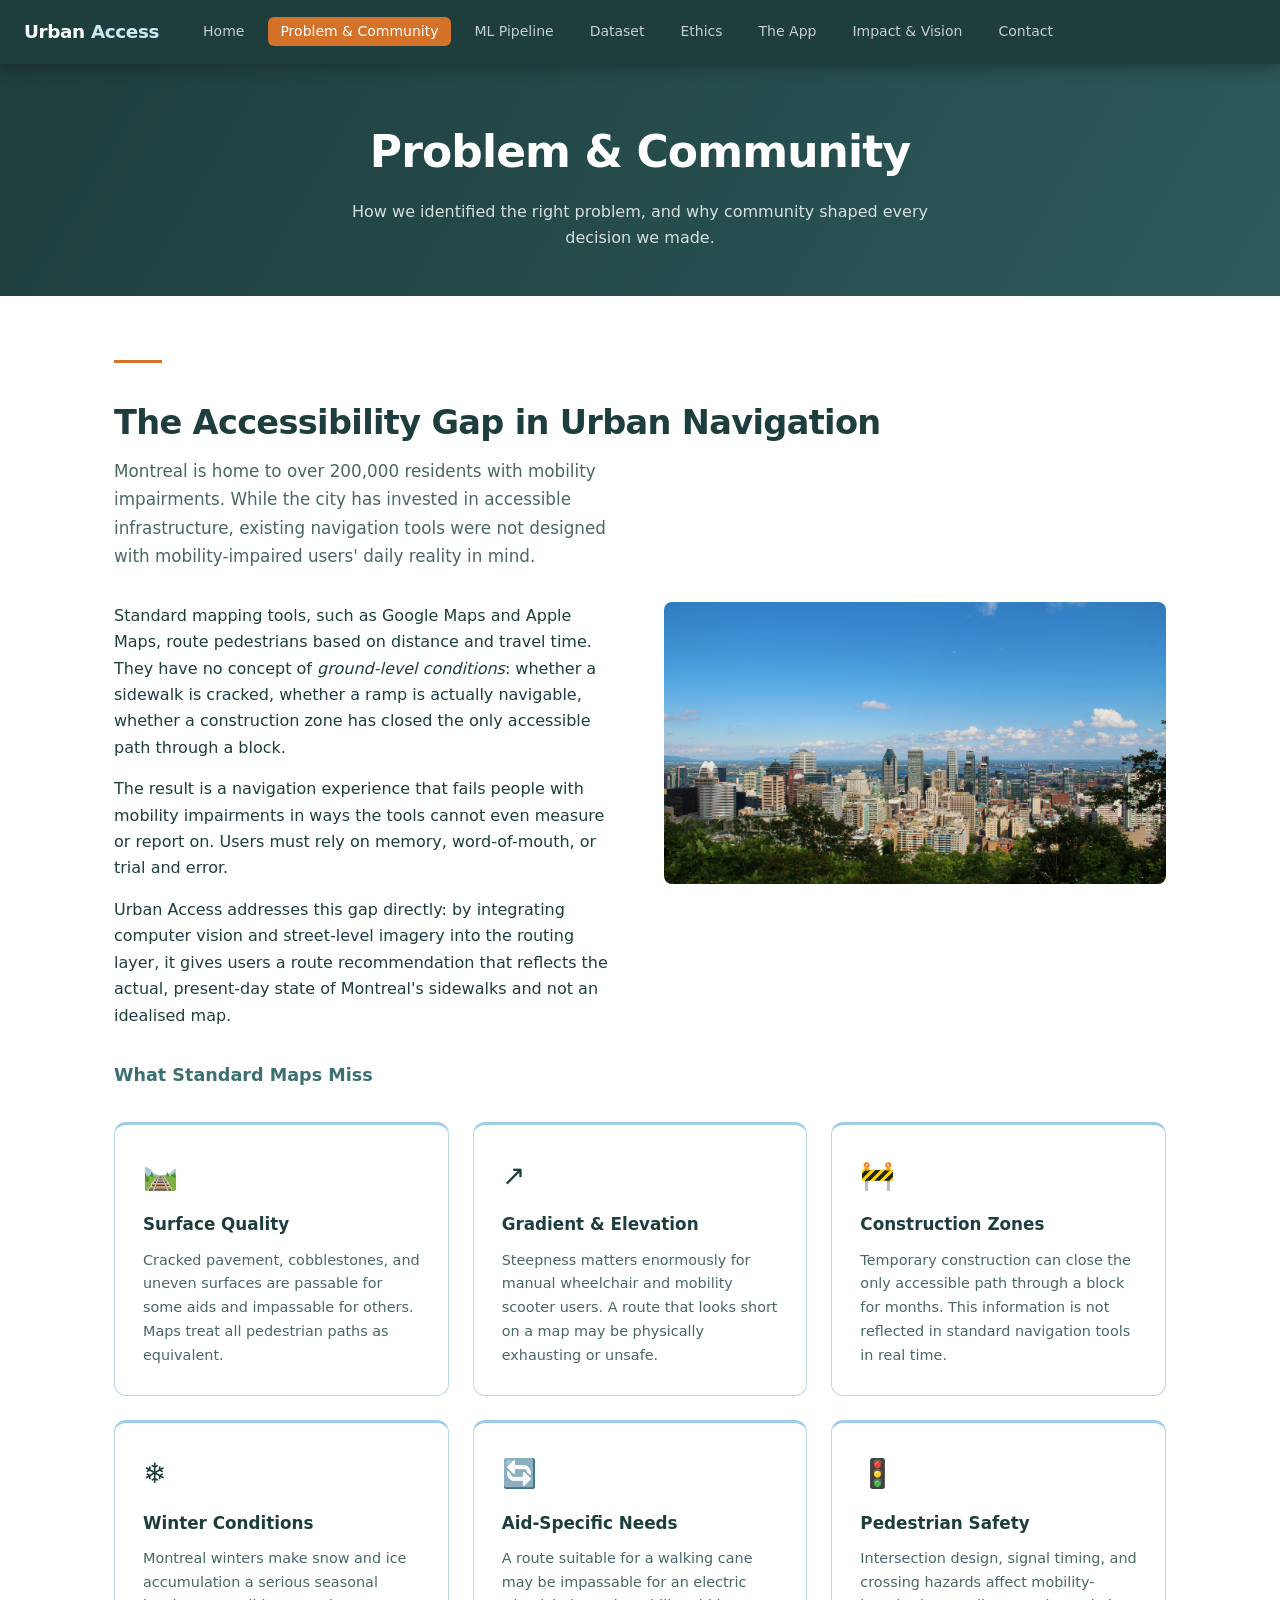
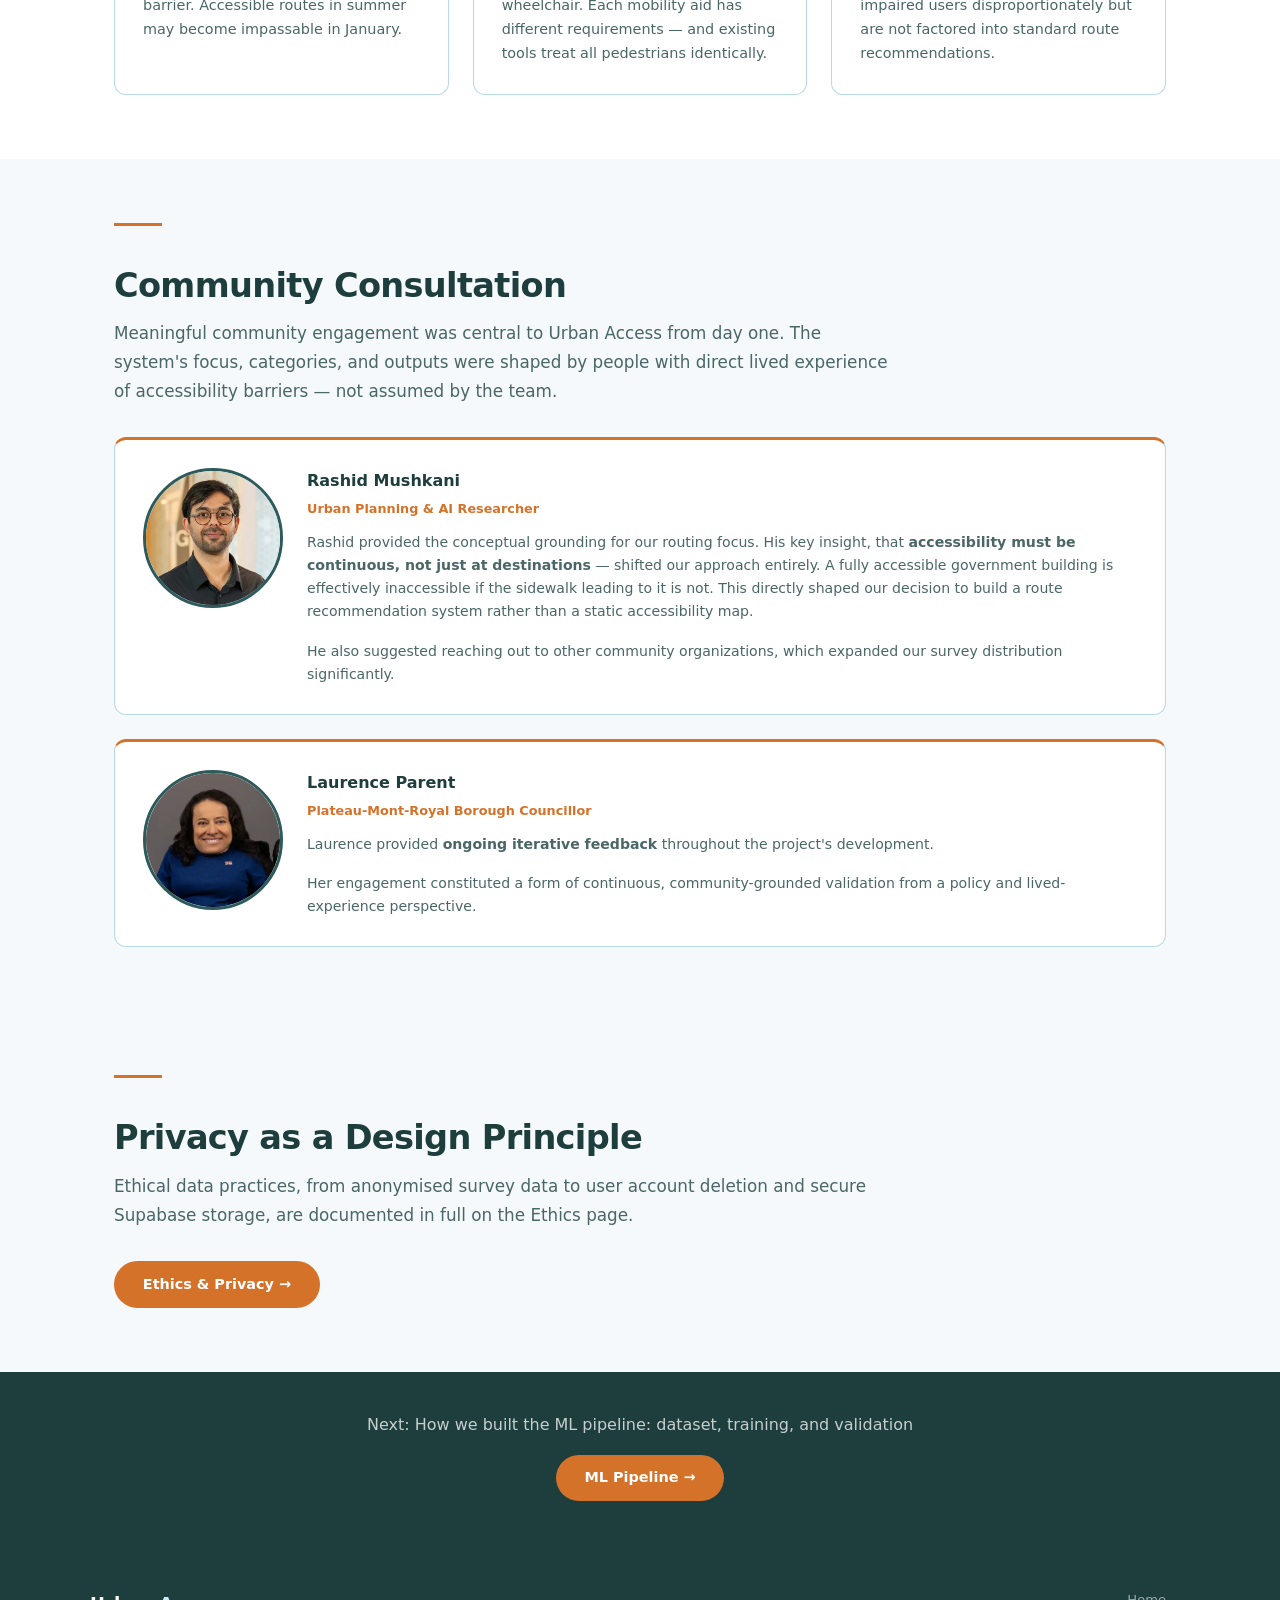
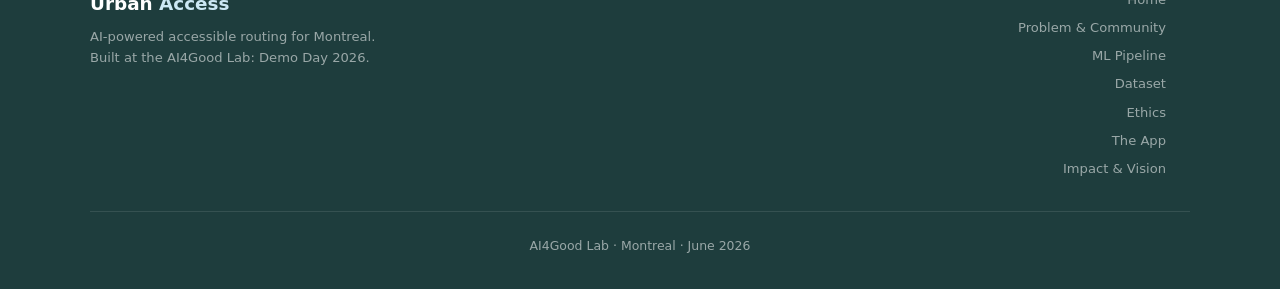
<file: docs/community.html>
<!DOCTYPE html>
<html lang="en">
<head>
  <meta charset="UTF-8">
  <meta name="viewport" content="width=device-width, initial-scale=1.0">
  <title>Problem &amp; Community — Urban Access</title>
  <link rel="stylesheet" href="main.css">
</head>
<body>

<nav>
  <a href="index.html" class="brand">Urban <span>Access</span></a>
  <ul class="nav-links" id="navLinks">
    <li><a href="index.html">Home</a></li>
    <li><a href="community.html" class="active">Problem &amp; Community</a></li>
    <li><a href="pipeline.html">ML Pipeline</a></li>
    <li><a href="dataset.html">Dataset</a></li>
    <li><a href="ethics.html">Ethics</a></li>
    <li><a href="application.html">The App</a></li>
    <li><a href="impact.html">Impact &amp; Vision</a></li>
    <li><a href="contact.html">Contact</a></li>
  </ul>
  <button class="hamburger" id="hamburger" aria-label="Toggle menu">&#9776;</button>
</nav>

<main>

  <div class="page-hero">
    <h1>Problem &amp; Community</h1>
    <p>How we identified the right problem, and why community shaped every decision we made.</p>
  </div>

  <!-- ── THE PROBLEM ── -->
  <section class="section">
    <div class="container">
      <hr class="section-rule">
      <h2 class="section-title">The Accessibility Gap in Urban Navigation</h2>
      <div class="two-col" style="align-items:center;margin-bottom:2rem;">
        <div>
          <p class="lead">Montreal is home to over 200,000 residents with mobility impairments. While the city has invested in accessible infrastructure, existing navigation tools were not designed with mobility-impaired users' daily reality in mind.</p>
          <p>Standard mapping tools, such as Google Maps and Apple Maps, route pedestrians based on distance and travel time. They have no concept of <em>ground-level conditions</em>: whether a sidewalk is cracked, whether a ramp is actually navigable, whether a construction zone has closed the only accessible path through a block.</p>
          <p>The result is a navigation experience that fails people with mobility impairments in ways the tools cannot even measure or report on. Users must rely on memory, word-of-mouth, or trial and error.</p>
          <p>Urban Access addresses this gap directly: by integrating computer vision and street-level imagery into the routing layer, it gives users a route recommendation that reflects the actual, present-day state of Montreal's sidewalks and not an idealised map.</p>
        </div>
        <div>
          <img src="images/MTL_cityscape.jpg" alt="Montreal cityscape" style="width:100%;border-radius:8px;display:block;">
        </div>
      </div>

      <h3 class="subsection">What Standard Maps Miss</h3>
      <div class="cards">
        <div class="card">
          <span class="card-icon">🛤️</span>
          <h3>Surface Quality</h3>
          <p>Cracked pavement, cobblestones, and uneven surfaces are passable for some aids and impassable for others. Maps treat all pedestrian paths as equivalent.</p>
        </div>
        <div class="card">
          <span class="card-icon">↗️</span>
          <h3>Gradient & Elevation</h3>
          <p>Steepness matters enormously for manual wheelchair and mobility scooter users. A route that looks short on a map may be physically exhausting or unsafe.</p>
        </div>
        <div class="card">
          <span class="card-icon">🚧</span>
          <h3>Construction Zones</h3>
          <p>Temporary construction can close the only accessible path through a block for months. This information is not reflected in standard navigation tools in real time.</p>
        </div>
        <div class="card">
          <span class="card-icon">❄️</span>
          <h3>Winter Conditions</h3>
          <p>Montreal winters make snow and ice accumulation a serious seasonal barrier. Accessible routes in summer may become impassable in January.</p>
        </div>
        <div class="card">
          <span class="card-icon">🔄</span>
          <h3>Aid-Specific Needs</h3>
          <p>A route suitable for a walking cane may be impassable for an electric wheelchair. Each mobility aid has different requirements — and existing tools treat all pedestrians identically.</p>
        </div>
        <div class="card">
          <span class="card-icon">🚦</span>
          <h3>Pedestrian Safety</h3>
          <p>Intersection design, signal timing, and crossing hazards affect mobility-impaired users disproportionately but are not factored into standard route recommendations.</p>
        </div>
      </div>
    </div>
  </section>

  <!-- ── COMMUNITY OUTREACH ── -->
  <section class="section section-alt">
    <div class="container">
      <hr class="section-rule">
      <h2 class="section-title">Community Consultation</h2>
      <p class="lead">Meaningful community engagement was central to Urban Access from day one. The system's focus, categories, and outputs were shaped by people with direct lived experience of accessibility barriers — not assumed by the team.</p>

      <div class="people-grid mt-4">

        <div class="person-card">
          <div class="person-photo">
            <img src="images/rashid-mushkani-portrait.webp" alt="Rashid Mushkani" style="object-position:top">
          </div>
          <div class="person-info">
            <h4>Rashid Mushkani</h4>
            <p class="person-role">Urban Planning &amp; AI Researcher</p>
            <p>Rashid provided the conceptual grounding for our routing focus. His key insight, that <strong>accessibility must be continuous, not just at destinations</strong> — shifted our approach entirely. A fully accessible government building is effectively inaccessible if the sidewalk leading to it is not. This directly shaped our decision to build a route recommendation system rather than a static accessibility map.</p>
            <p class="mt-2">He also suggested reaching out to other community organizations, which expanded our survey distribution significantly.</p>
          </div>
        </div>

        <div class="person-card">
          <div class="person-photo">
            <img src="images/Laurence_photo.webp" alt="Laurence Parent">
          </div>
          <div class="person-info">
            <h4>Laurence Parent</h4>
            <p class="person-role">Plateau-Mont-Royal Borough Councillor</p>
            <p>Laurence provided <strong>ongoing iterative feedback</strong> throughout the project's development.</p>
            <p class="mt-2">Her engagement constituted a form of continuous, community-grounded validation from a policy and lived-experience perspective.</p>
          </div>
        </div>

      </div>
    </div>
  </section>

  <!-- ── PRIVACY ── -->
  <section class="section section-alt">
    <div class="container">
      <hr class="section-rule">
      <h2 class="section-title">Privacy as a Design Principle</h2>
      <p class="lead">Ethical data practices, from anonymised survey data to user account deletion and secure Supabase storage, are documented in full on the Ethics page.</p>
      <p class="mt-3"><a href="ethics.html" class="btn btn-orange" style="display:inline-block">Ethics &amp; Privacy &rarr;</a></p>
    </div>
  </section>

  <!-- ── NEXT PAGE ── -->
  <section class="section-sm section-dark text-center">
    <div class="container">
      <p style="opacity:0.75;margin-bottom:1rem">Next: How we built the ML pipeline: dataset, training, and validation</p>
      <a href="pipeline.html" class="btn btn-orange">ML Pipeline &rarr;</a>
    </div>
  </section>

</main>

<footer>
  <div class="footer-inner">
    <div>
      <span class="brand">Urban <span>Access</span></span>
      <p>AI-powered accessible routing for Montreal.<br>Built at the AI4Good Lab: Demo Day 2026.</p>
    </div>
    <nav>
      <a href="index.html">Home</a>
      <a href="community.html">Problem &amp; Community</a>
      <a href="pipeline.html">ML Pipeline</a>
      <a href="dataset.html">Dataset</a>
      <a href="ethics.html">Ethics</a>
      <a href="application.html">The App</a>
      <a href="impact.html">Impact &amp; Vision</a>
    </nav>
  </div>
  <div class="footer-copyright">AI4Good Lab &middot; Montreal &middot; June 2026</div>
</footer>

<script src="nav.js"></script>
</body>
</html>
</file>
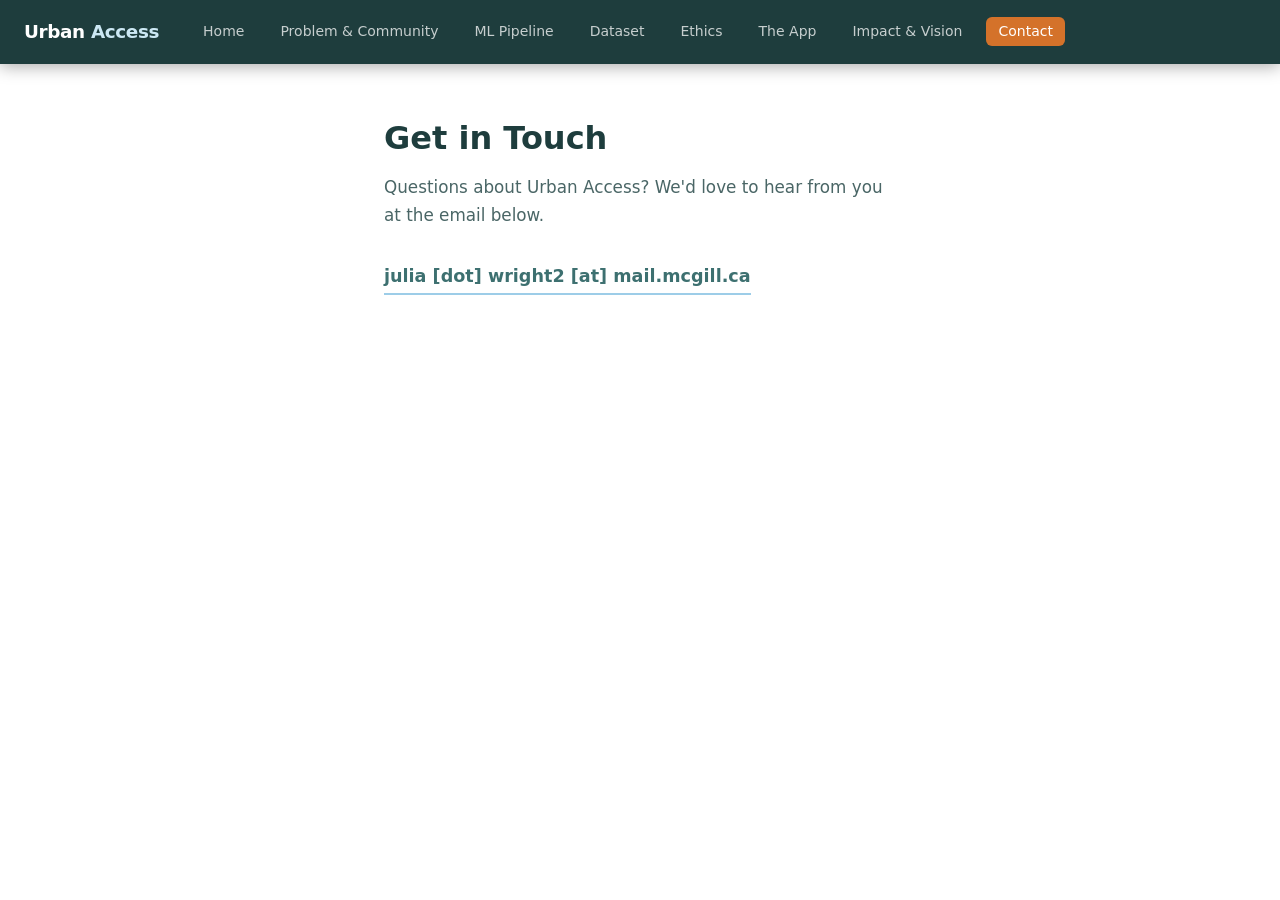
<file: docs/contact.html>
<!DOCTYPE html>
<html lang="en">
<head>
  <meta charset="UTF-8">
  <meta name="viewport" content="width=device-width, initial-scale=1.0">
  <title>Contact — Urban Access</title>
  <link rel="stylesheet" href="main.css">
  <style>
    .contact-wrap {
      max-width: 560px;
      margin: 0 auto;
      padding: 3rem 1.5rem 4rem;
    }
    .contact-wrap h1 {
      font-size: 2rem;
      margin-bottom: 0.5rem;
    }
    .contact-wrap .lead {
      color: var(--text-muted);
      margin-bottom: 2rem;
    }
    .email-link {
      display: inline-block;
      font-size: 1.1rem;
      font-weight: 600;
      color: var(--teal-light);
      text-decoration: none;
      border-bottom: 2px solid var(--sky-dark);
      padding-bottom: 2px;
      transition: color 0.18s, border-color 0.18s;
    }
    .email-link:hover {
      color: var(--orange);
      border-color: var(--orange);
    }
  </style>
</head>
<body>

<nav>
  <a href="index.html" class="brand">Urban <span>Access</span></a>
  <ul class="nav-links" id="navLinks">
    <li><a href="index.html">Home</a></li>
    <li><a href="community.html">Problem &amp; Community</a></li>
    <li><a href="pipeline.html">ML Pipeline</a></li>
    <li><a href="dataset.html">Dataset</a></li>
    <li><a href="ethics.html">Ethics</a></li>
    <li><a href="application.html">The App</a></li>
    <li><a href="impact.html">Impact &amp; Vision</a></li>
    <li><a href="contact.html" class="active">Contact</a></li>
  </ul>
  <button class="hamburger" id="hamburger" aria-label="Toggle menu">&#9776;</button>
</nav>

<main style="padding-top: var(--nav-h);">
  <div class="contact-wrap">
    <h1>Get in Touch</h1>
    <p class="lead">Questions about Urban Access? We'd love to hear from you at the email below.</p>

    <p class="email-link">julia [dot] wright2 [at] mail.mcgill.ca</p>
  </div>
</main>

<script src="nav.js"></script>
</body>
</html>
</file>
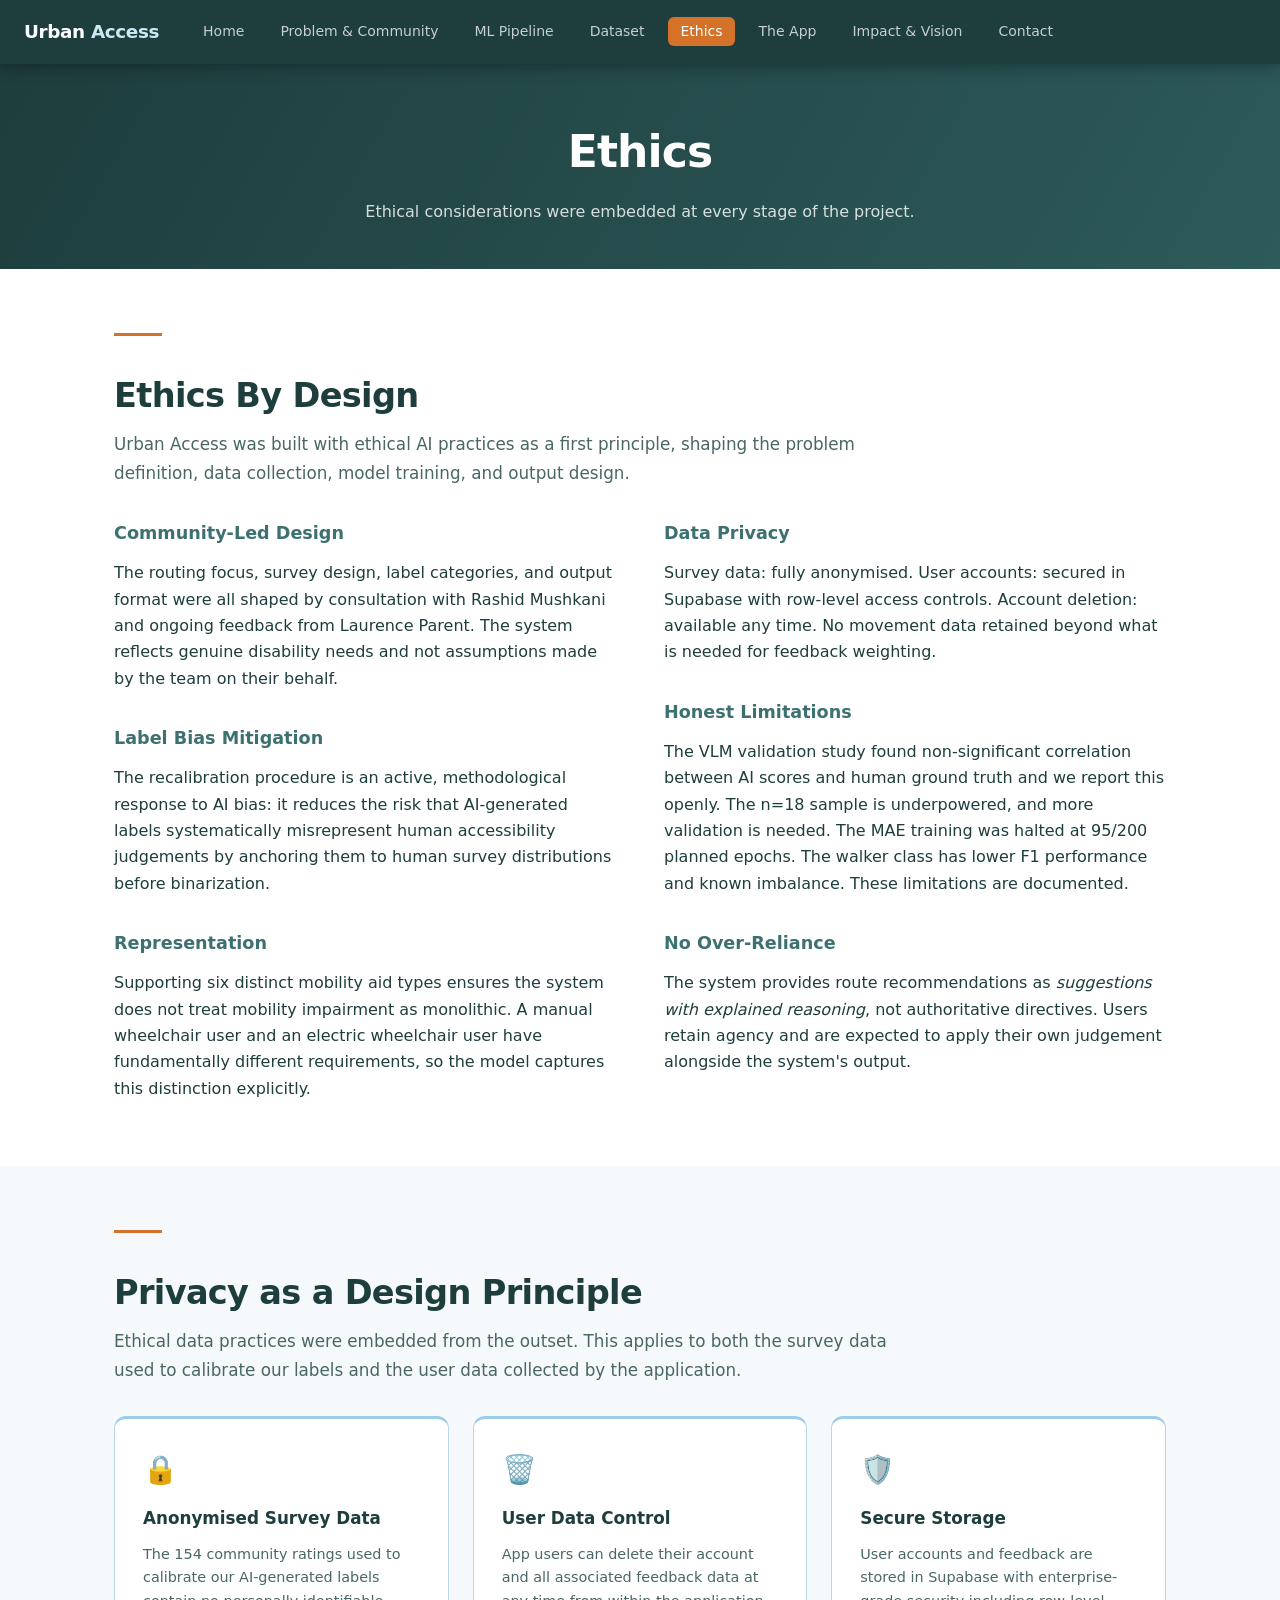
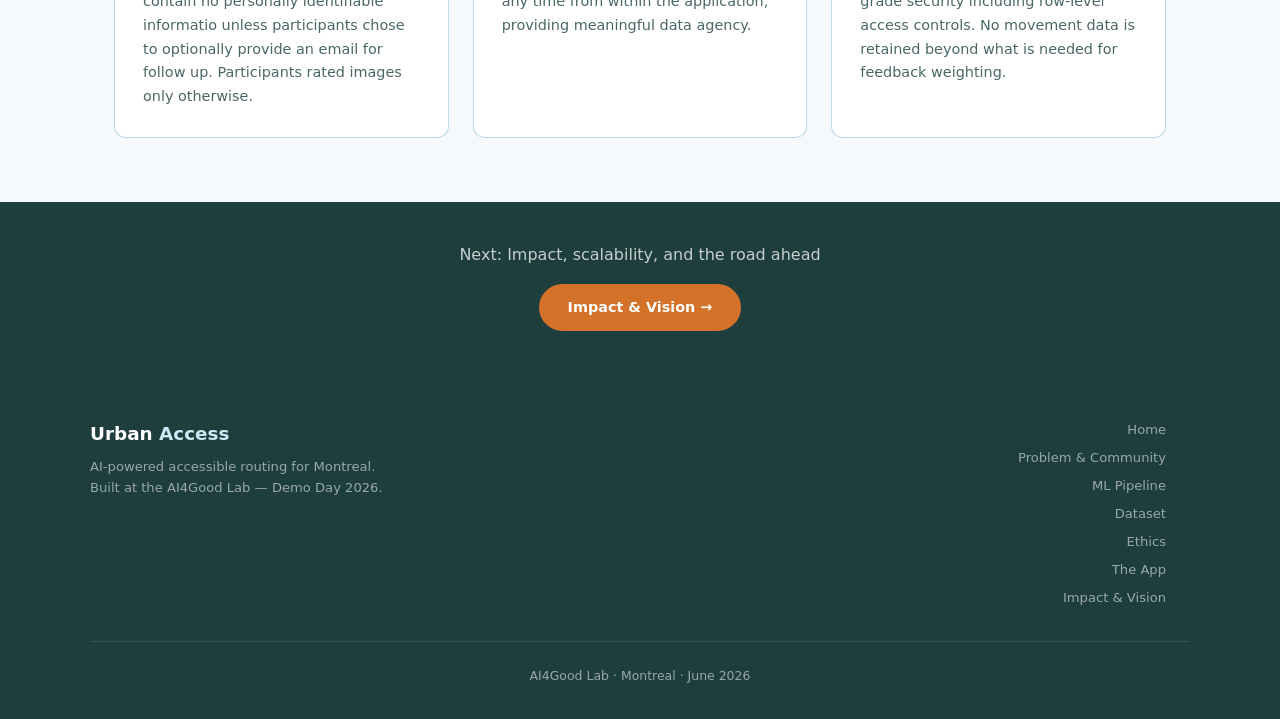
<file: docs/ethics.html>
<!DOCTYPE html>
<html lang="en">
<head>
  <meta charset="UTF-8">
  <meta name="viewport" content="width=device-width, initial-scale=1.0">
  <title>Ethics — Urban Access</title>
  <link rel="stylesheet" href="main.css">
</head>
<body>

<nav>
  <a href="index.html" class="brand">Urban <span>Access</span></a>
  <ul class="nav-links" id="navLinks">
    <li><a href="index.html">Home</a></li>
    <li><a href="community.html">Problem &amp; Community</a></li>
    <li><a href="pipeline.html">ML Pipeline</a></li>
    <li><a href="dataset.html">Dataset</a></li>
    <li><a href="ethics.html" class="active">Ethics</a></li>
    <li><a href="application.html">The App</a></li>
    <li><a href="impact.html">Impact &amp; Vision</a></li>
    <li><a href="contact.html">Contact</a></li>
  </ul>
  <button class="hamburger" id="hamburger" aria-label="Toggle menu">&#9776;</button>
</nav>

<main>

  <div class="page-hero">
    <h1>Ethics</h1>
    <p>Ethical considerations were embedded at every stage of the project.</p>
  </div>

  <!-- ── ETHICS BY DESIGN ── -->
  <section class="section">
    <div class="container">
      <hr class="section-rule">
      <h2 class="section-title">Ethics By Design</h2>
      <p class="lead">Urban Access was built with ethical AI practices as a first principle, shaping the problem definition, data collection, model training, and output design.</p>

      <div class="two-col">
        <div>
          <h3 class="subsection" style="margin-top:0">Community-Led Design</h3>
          <p>The routing focus, survey design, label categories, and output format were all shaped by consultation with Rashid Mushkani and ongoing feedback from Laurence Parent. The system reflects genuine disability needs and not assumptions made by the team on their behalf.</p>

          <h3 class="subsection">Label Bias Mitigation</h3>
          <p>The recalibration procedure is an active, methodological response to AI bias: it reduces the risk that AI-generated labels systematically misrepresent human accessibility judgements by anchoring them to human survey distributions before binarization.</p>

          <h3 class="subsection">Representation</h3>
          <p>Supporting six distinct mobility aid types ensures the system does not treat mobility impairment as monolithic. A manual wheelchair user and an electric wheelchair user have fundamentally different requirements, so the model captures this distinction explicitly.</p>
        </div>
        <div>
          <h3 class="subsection" style="margin-top:0">Data Privacy</h3>
          <p>Survey data: fully anonymised. User accounts: secured in Supabase with row-level access controls. Account deletion: available any time. No movement data retained beyond what is needed for feedback weighting.</p>

          <h3 class="subsection">Honest Limitations</h3>
          <p>The VLM validation study found non-significant correlation between AI scores and human ground truth and we report this openly. The n=18 sample is underpowered, and more validation is needed. The MAE training was halted at 95/200 planned epochs. The walker class has lower F1 performance and known imbalance. These limitations are documented.</p>

          <h3 class="subsection">No Over-Reliance</h3>
          <p>The system provides route recommendations as <em>suggestions with explained reasoning</em>, not authoritative directives. Users retain agency and are expected to apply their own judgement alongside the system's output.</p>
        </div>
      </div>
    </div>
  </section>

  <!-- ── PRIVACY ── -->
  <section class="section section-alt">
    <div class="container">
      <hr class="section-rule">
      <h2 class="section-title">Privacy as a Design Principle</h2>
      <p class="lead">Ethical data practices were embedded from the outset. This applies to both the survey data used to calibrate our labels and the user data collected by the application.</p>

      <div class="cards">
        <div class="card">
          <span class="card-icon">🔒</span>
          <h3>Anonymised Survey Data</h3>
          <p>The 154 community ratings used to calibrate our AI-generated labels contain no personally identifiable informatio unless participants chose to optionally provide an email for follow up. Participants rated images only otherwise.</p>
        </div>
        <div class="card">
          <span class="card-icon">🗑️</span>
          <h3>User Data Control</h3>
          <p>App users can delete their account and all associated feedback data at any time from within the application, providing meaningful data agency.</p>
        </div>
        <div class="card">
          <span class="card-icon">🛡️</span>
          <h3>Secure Storage</h3>
          <p>User accounts and feedback are stored in Supabase with enterprise-grade security including row-level access controls. No movement data is retained beyond what is needed for feedback weighting.</p>
        </div>
      </div>
    </div>
  </section>

  <!-- ── NEXT PAGE ── -->
  <section class="section-sm section-dark text-center">
    <div class="container">
      <p style="opacity:0.75;margin-bottom:1rem">Next: Impact, scalability, and the road ahead</p>
      <a href="impact.html" class="btn btn-orange">Impact &amp; Vision &rarr;</a>
    </div>
  </section>

</main>

<footer>
  <div class="footer-inner">
    <div>
      <span class="brand">Urban <span>Access</span></span>
      <p>AI-powered accessible routing for Montreal.<br>Built at the AI4Good Lab — Demo Day 2026.</p>
    </div>
    <nav>
      <a href="index.html">Home</a>
      <a href="community.html">Problem &amp; Community</a>
      <a href="pipeline.html">ML Pipeline</a>
      <a href="dataset.html">Dataset</a>
      <a href="ethics.html">Ethics</a>
      <a href="application.html">The App</a>
      <a href="impact.html">Impact &amp; Vision</a>
    </nav>
  </div>
  <div class="footer-copyright">AI4Good Lab &middot; Montreal &middot; June 2026</div>
</footer>

<script src="nav.js"></script>
</body>
</html>
</file>
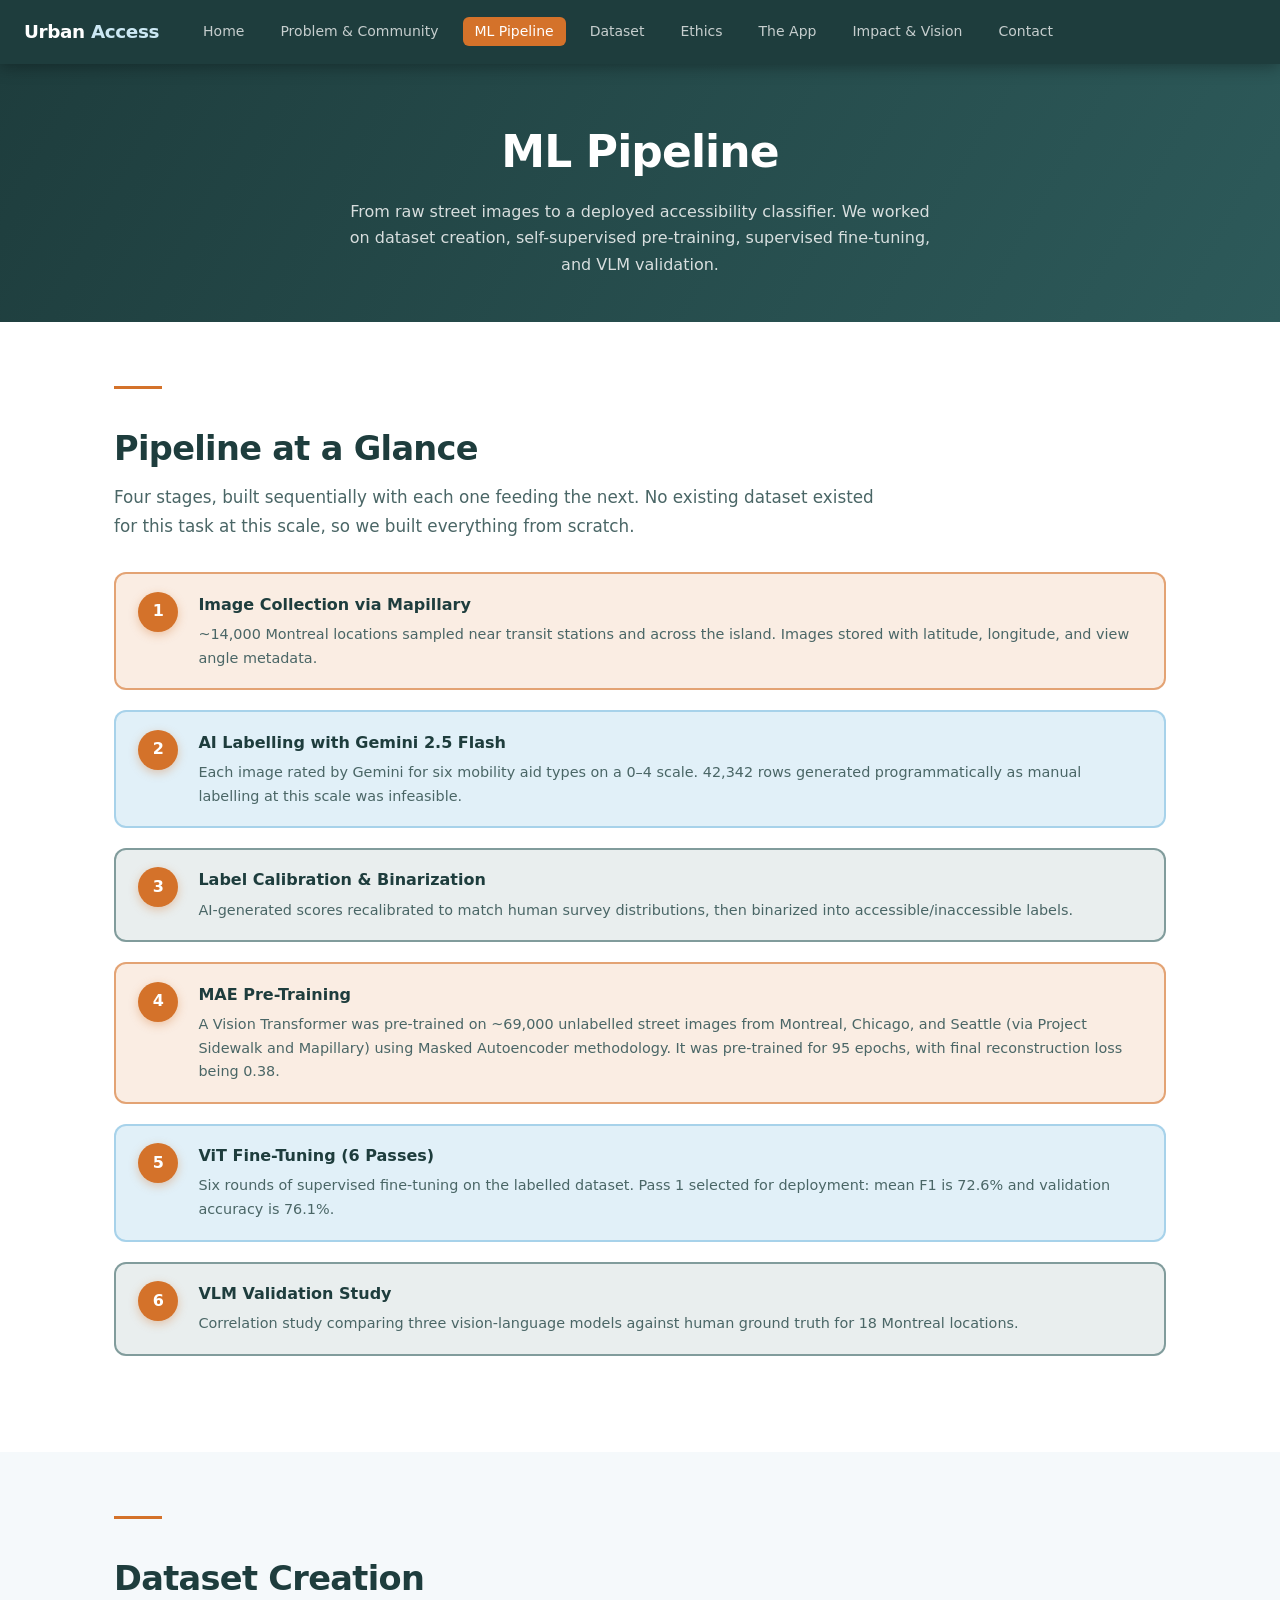
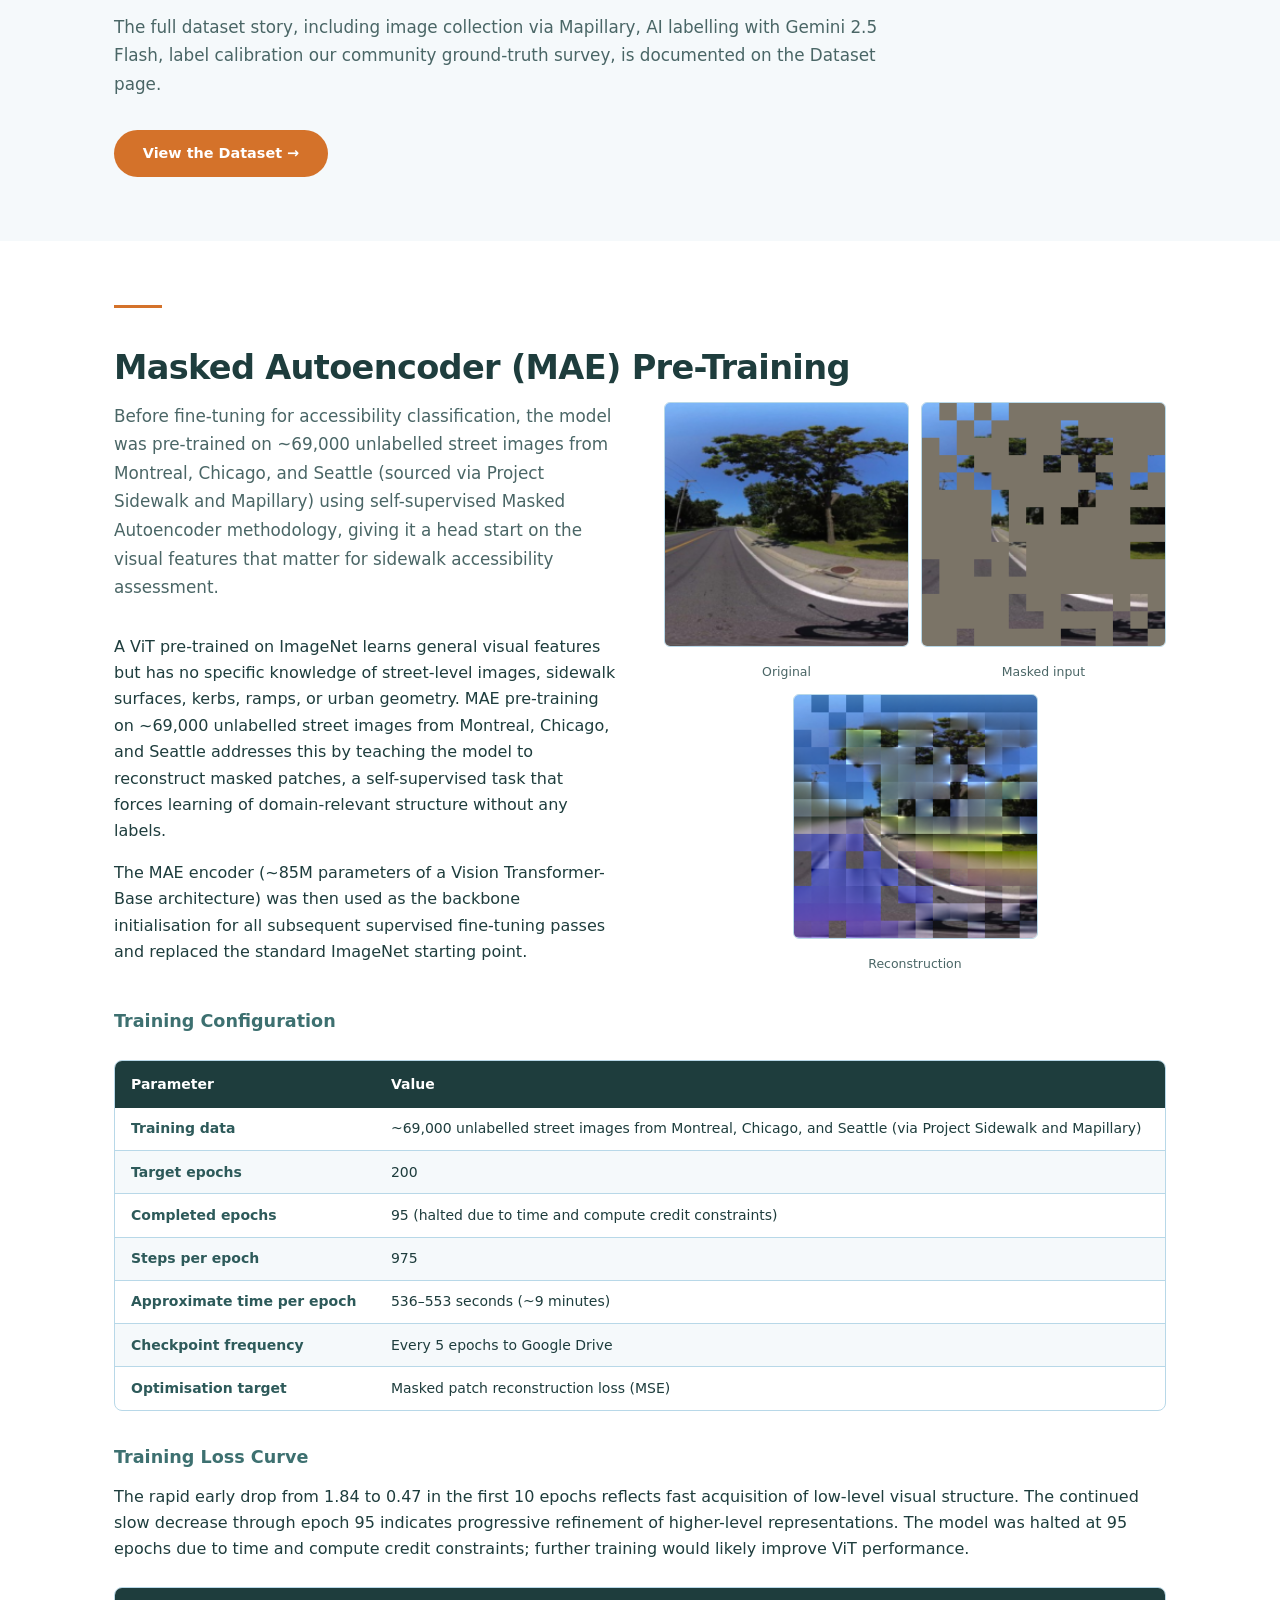
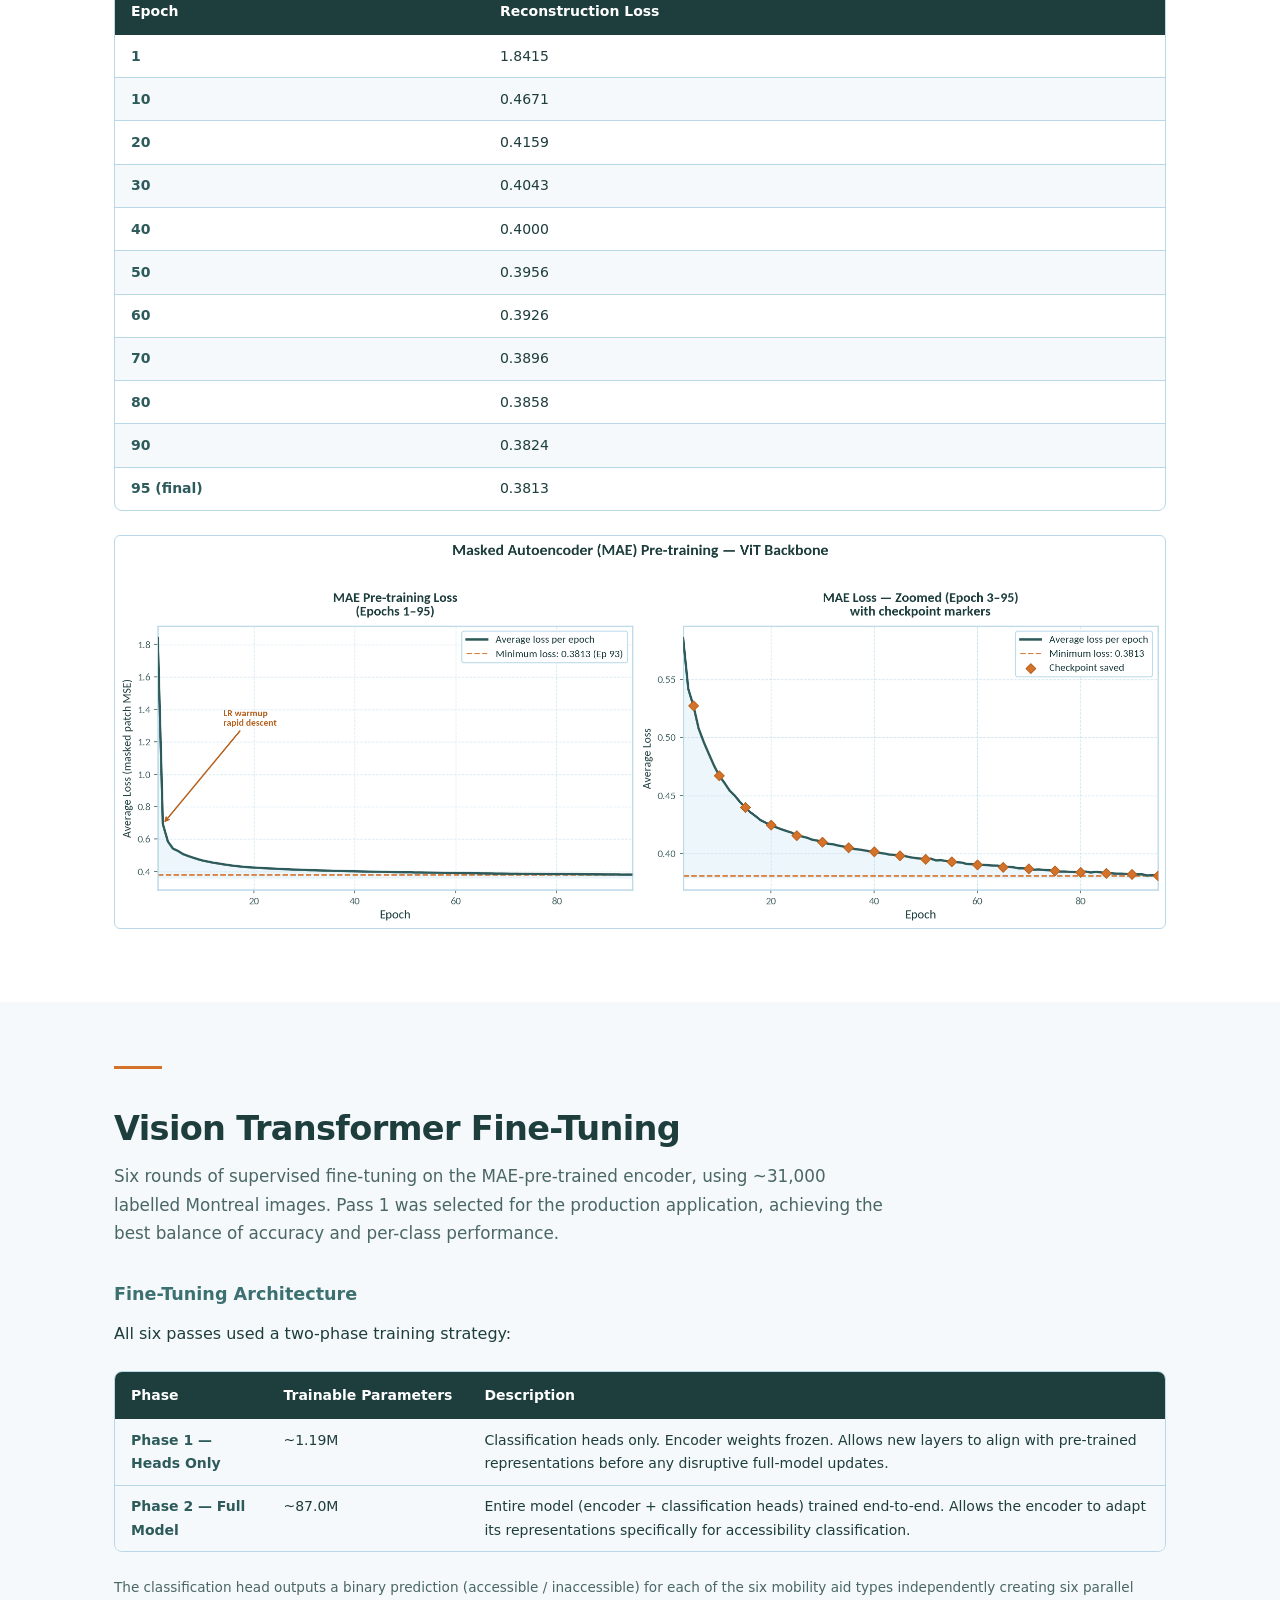
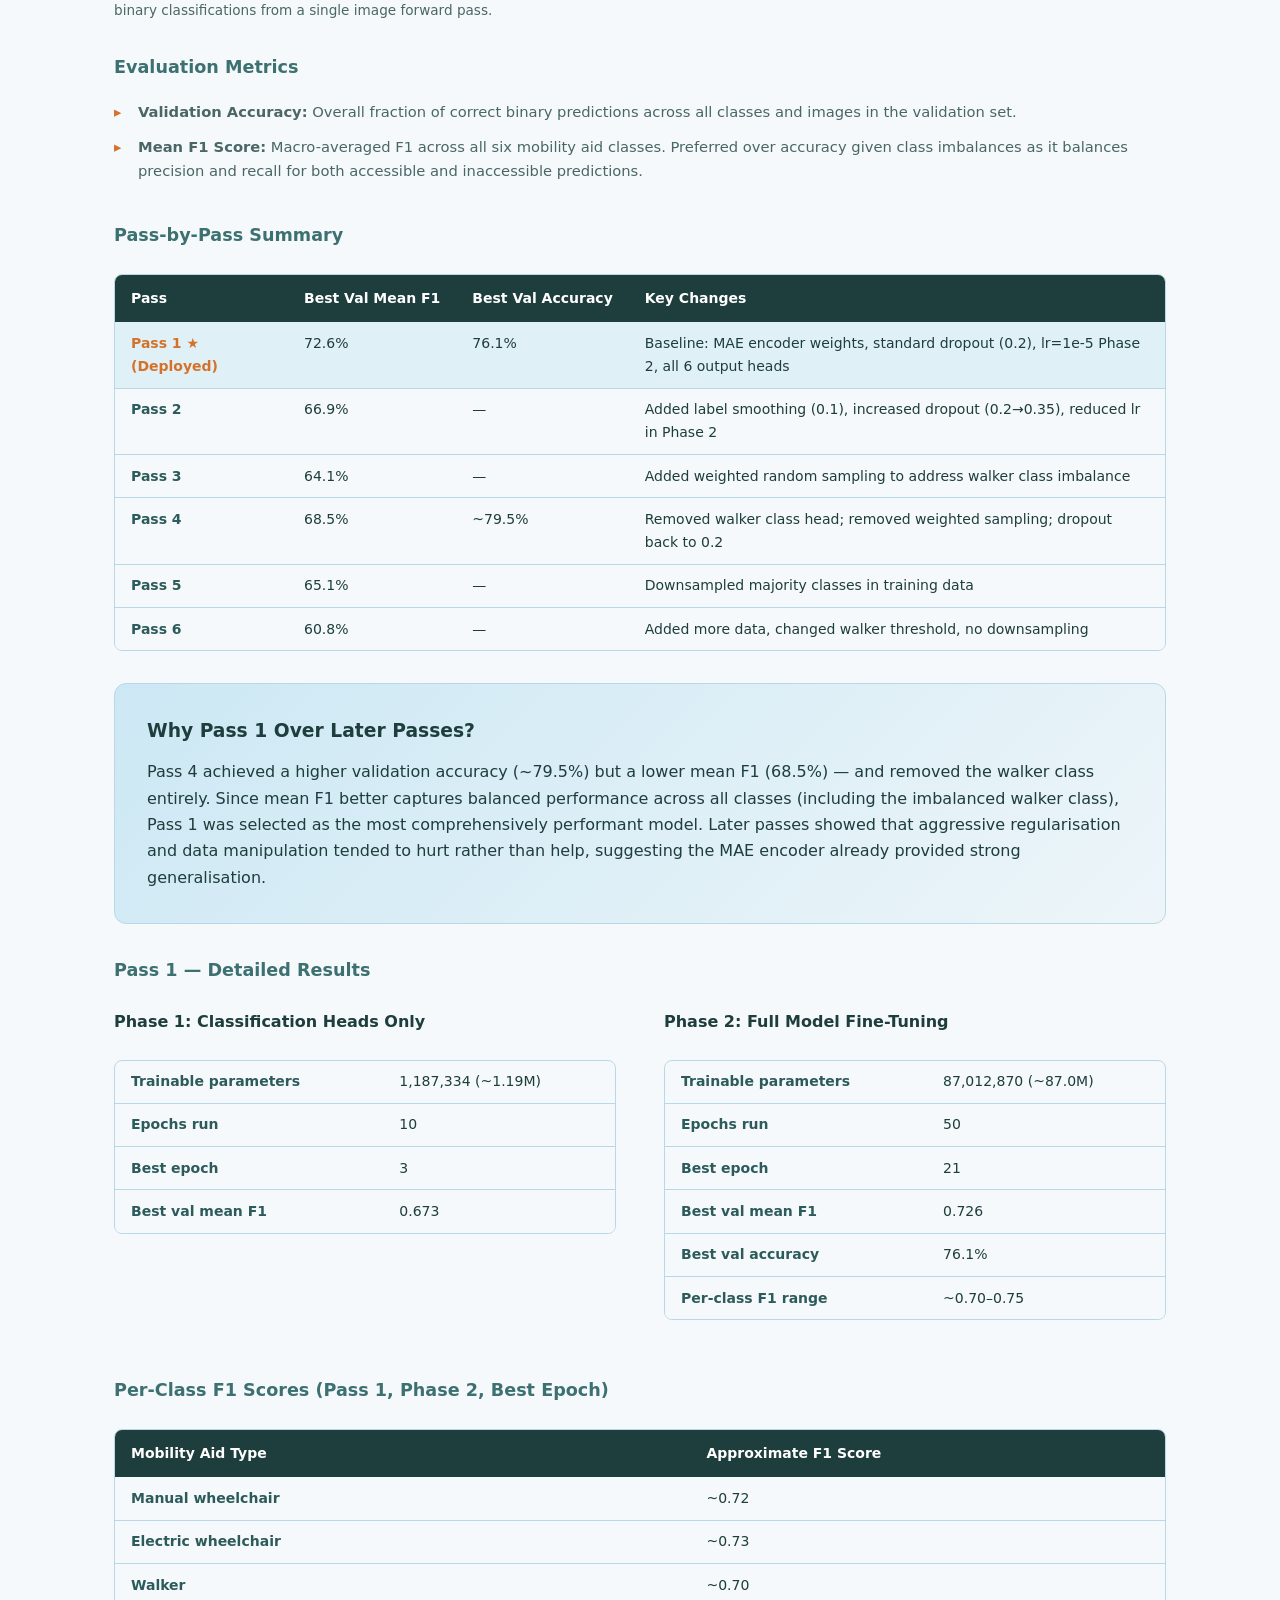
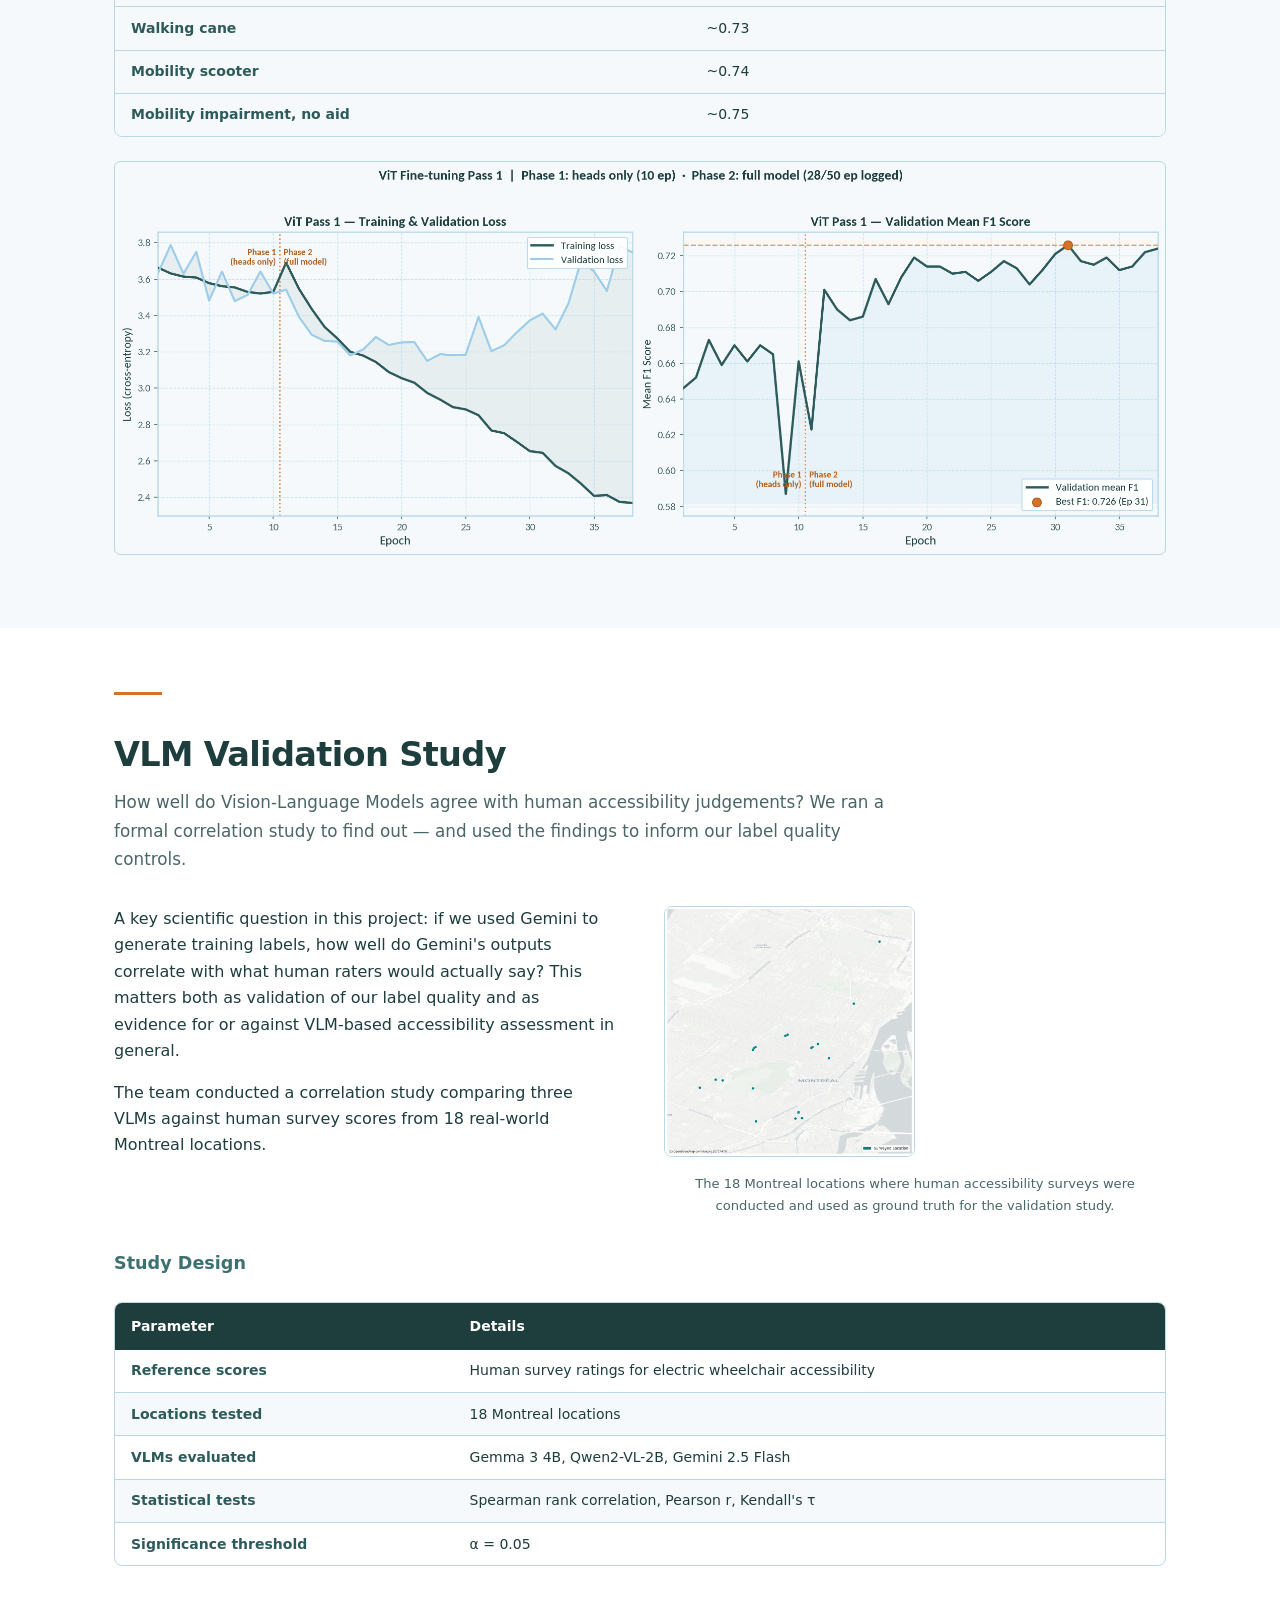
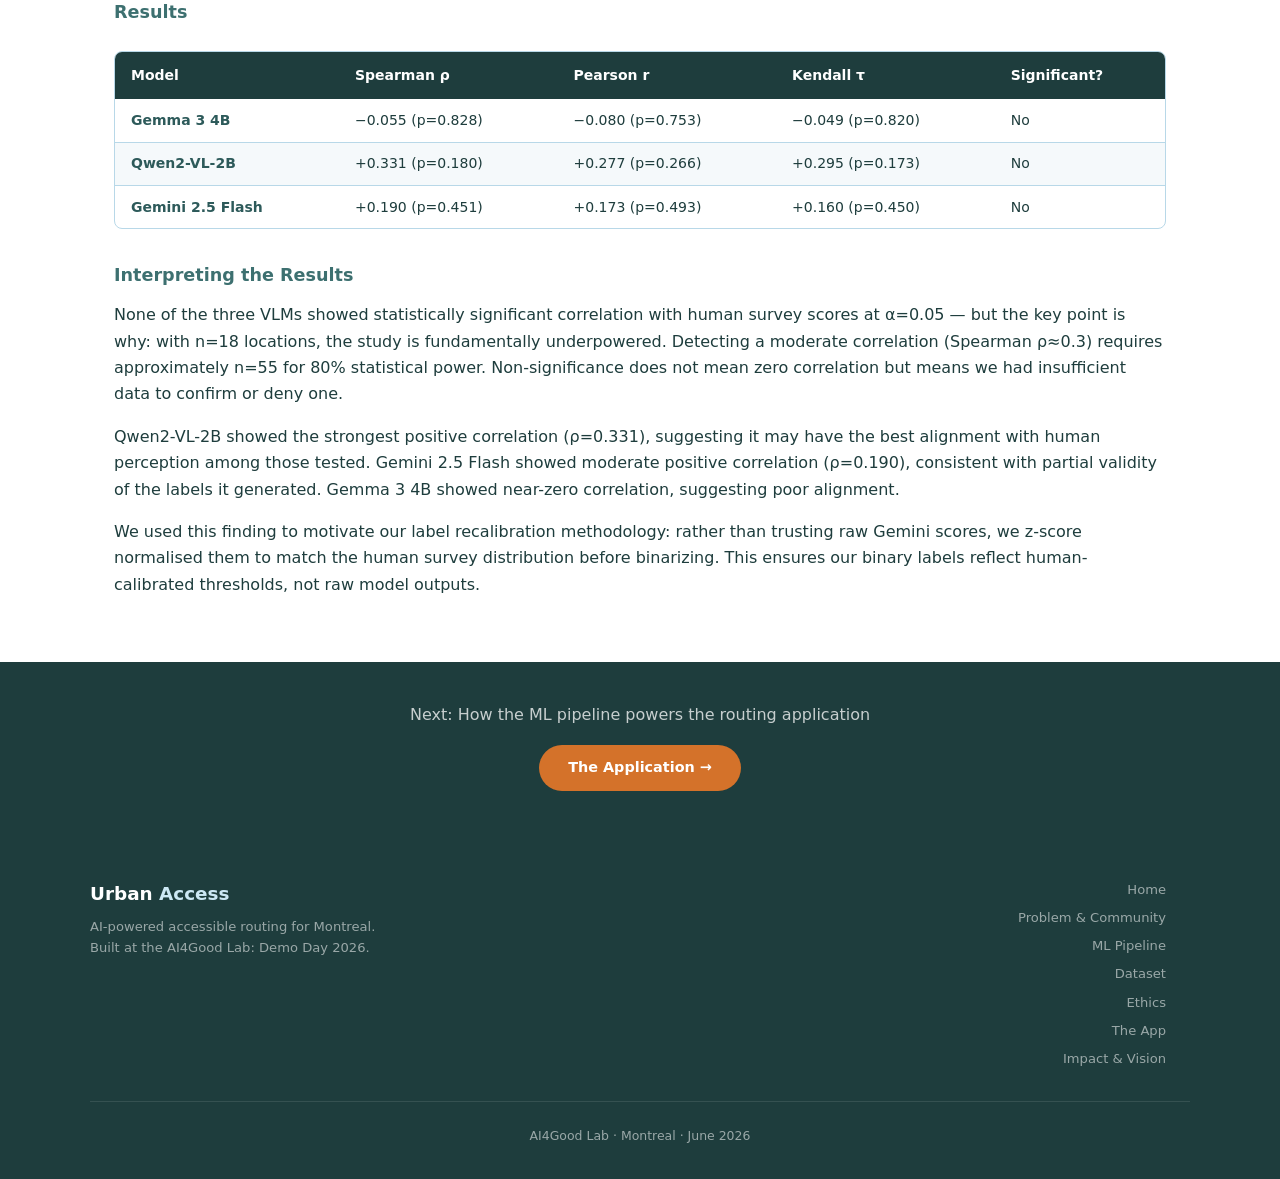
<file: docs/pipeline.html>
<!DOCTYPE html>
<html lang="en">
<head>
  <meta charset="UTF-8">
  <meta name="viewport" content="width=device-width, initial-scale=1.0">
  <title>ML Pipeline — Urban Access</title>
  <link rel="stylesheet" href="main.css">
</head>
<body>

<nav>
  <a href="index.html" class="brand">Urban <span>Access</span></a>
  <ul class="nav-links" id="navLinks">
    <li><a href="index.html">Home</a></li>
    <li><a href="community.html">Problem &amp; Community</a></li>
    <li><a href="pipeline.html" class="active">ML Pipeline</a></li>
    <li><a href="dataset.html">Dataset</a></li>
    <li><a href="ethics.html">Ethics</a></li>
    <li><a href="application.html">The App</a></li>
    <li><a href="impact.html">Impact &amp; Vision</a></li>
    <li><a href="contact.html">Contact</a></li>
  </ul>
  <button class="hamburger" id="hamburger" aria-label="Toggle menu">&#9776;</button>
</nav>

<main>

  <div class="page-hero">
    <h1>ML Pipeline</h1>
    <p>From raw street images to a deployed accessibility classifier. We worked on dataset creation, self-supervised pre-training, supervised fine-tuning, and VLM validation.</p>
  </div>

  <!-- ── PIPELINE OVERVIEW ── -->
  <section class="section">
    <div class="container">
      <hr class="section-rule">
      <h2 class="section-title">Pipeline at a Glance</h2>
      <p class="lead">Four stages, built sequentially with each one feeding the next. No existing dataset existed for this task at this scale, so we built everything from scratch.</p>

      <div class="steps mt-3">
        <div class="step">
          <div class="step-num">1</div>
          <div class="step-body">
            <h4>Image Collection via Mapillary</h4>
            <p>~14,000 Montreal locations sampled near transit stations and across the island. Images stored with latitude, longitude, and view angle metadata.</p>
          </div>
        </div>
        <div class="step">
          <div class="step-num">2</div>
          <div class="step-body">
            <h4>AI Labelling with Gemini 2.5 Flash</h4>
            <p>Each image rated by Gemini for six mobility aid types on a 0–4 scale. 42,342 rows generated programmatically as manual labelling at this scale was infeasible.</p>
          </div>
        </div>
        <div class="step">
          <div class="step-num">3</div>
          <div class="step-body">
            <h4>Label Calibration &amp; Binarization</h4>
            <p>AI-generated scores recalibrated to match human survey distributions, then binarized into accessible/inaccessible labels.</p>
          </div>
        </div>
        <div class="step">
          <div class="step-num">4</div>
          <div class="step-body">
            <h4>MAE Pre-Training</h4>
            <p>A Vision Transformer was pre-trained on ~69,000 unlabelled street images from Montreal, Chicago, and Seattle (via Project Sidewalk and Mapillary) using Masked Autoencoder methodology. It was pre-trained for 95 epochs, with final reconstruction loss being 0.38.</p>
          </div>
        </div>
        <div class="step">
          <div class="step-num">5</div>
          <div class="step-body">
            <h4>ViT Fine-Tuning (6 Passes)</h4>
            <p>Six rounds of supervised fine-tuning on the labelled dataset. Pass 1 selected for deployment: mean F1 is 72.6% and validation accuracy is 76.1%.</p>
          </div>
        </div>
        <div class="step">
          <div class="step-num">6</div>
          <div class="step-body">
            <h4>VLM Validation Study</h4>
            <p>Correlation study comparing three vision-language models against human ground truth for 18 Montreal locations.</p>
          </div>
        </div>
      </div>
    </div>
  </section>

  <!-- ── DATASET CREATION ── -->
  <section class="section section-alt">
    <div class="container">
      <hr class="section-rule">
      <h2 class="section-title">Dataset Creation</h2>
      <p class="lead">The full dataset story, including image collection via Mapillary, AI labelling with Gemini 2.5 Flash, label calibration our community ground-truth survey, is documented on the Dataset page.</p>
      <p class="mt-3"><a href="dataset.html" class="btn btn-orange" style="display:inline-block">View the Dataset &rarr;</a></p>
    </div>
  </section>

  <!-- ── MAE PRE-TRAINING ── -->
  <section class="section">
    <div class="container">
      <hr class="section-rule">
      <h2 class="section-title">Masked Autoencoder (MAE) Pre-Training</h2>

      <div class="two-col">
        <div>
          <p class="lead">Before fine-tuning for accessibility classification, the model was pre-trained on ~69,000 unlabelled street images from Montreal, Chicago, and Seattle (sourced via Project Sidewalk and Mapillary) using self-supervised Masked Autoencoder methodology, giving it a head start on the visual features that matter for sidewalk accessibility assessment.</p>
          <p>A ViT pre-trained on ImageNet learns general visual features but has no specific knowledge of street-level images, sidewalk surfaces, kerbs, ramps, or urban geometry. MAE pre-training on ~69,000 unlabelled street images from Montreal, Chicago, and Seattle addresses this by teaching the model to reconstruct masked patches, a self-supervised task that forces learning of domain-relevant structure without any labels.</p>
          <p>The MAE encoder (~85M parameters of a Vision Transformer-Base architecture) was then used as the backbone initialisation for all subsequent supervised fine-tuning passes and replaced the standard ImageNet starting point.</p>
        </div>
        <div>
          <div class="mae-images">
            <div class="mae-images-row">
              <figure class="mae-fig">
                <img src="images/mae_original.png" alt="Original street image" style="width:100%;border-radius:6px;border:1px solid var(--border)">
                <figcaption style="font-size:0.78rem;color:var(--text-muted);margin-top:0.4rem">Original</figcaption>
              </figure>
              <figure class="mae-fig">
                <img src="images/mae_masked_input.png" alt="Image with patches masked" style="width:100%;border-radius:6px;border:1px solid var(--border)">
                <figcaption style="font-size:0.78rem;color:var(--text-muted);margin-top:0.4rem">Masked input</figcaption>
              </figure>
            </div>
            <figure class="mae-fig mae-single">
              <img src="images/mae_reconstruction.png" alt="MAE reconstruction output" style="width:100%;border-radius:6px;border:1px solid var(--border)">
              <figcaption style="font-size:0.78rem;color:var(--text-muted);margin-top:0.4rem">Reconstruction</figcaption>
            </figure>
          </div>
        </div>
      </div>

      <h3 class="subsection">Training Configuration</h3>
      <div class="table-wrap">
        <table class="data-table">
          <thead><tr><th>Parameter</th><th>Value</th></tr></thead>
          <tbody>
            <tr><td>Training data</td><td>~69,000 unlabelled street images from Montreal, Chicago, and Seattle (via Project Sidewalk and Mapillary)</td></tr>
            <tr><td>Target epochs</td><td>200</td></tr>
            <tr><td>Completed epochs</td><td>95 (halted due to time and compute credit constraints)</td></tr>
            <tr><td>Steps per epoch</td><td>975</td></tr>
            <tr><td>Approximate time per epoch</td><td>536–553 seconds (~9 minutes)</td></tr>
            <tr><td>Checkpoint frequency</td><td>Every 5 epochs to Google Drive</td></tr>
            <tr><td>Optimisation target</td><td>Masked patch reconstruction loss (MSE)</td></tr>
          </tbody>
        </table>
      </div>

      <h3 class="subsection">Training Loss Curve</h3>
      <p>The rapid early drop from 1.84 to 0.47 in the first 10 epochs reflects fast acquisition of low-level visual structure. The continued slow decrease through epoch 95 indicates progressive refinement of higher-level representations. The model was halted at 95 epochs due to time and compute credit constraints; further training would likely improve ViT performance.</p>

      <div class="table-wrap mt-3">
        <table class="data-table">
          <thead><tr><th>Epoch</th><th>Reconstruction Loss</th></tr></thead>
          <tbody>
            <tr><td>1</td><td>1.8415</td></tr>
            <tr><td>10</td><td>0.4671</td></tr>
            <tr><td>20</td><td>0.4159</td></tr>
            <tr><td>30</td><td>0.4043</td></tr>
            <tr><td>40</td><td>0.4000</td></tr>
            <tr><td>50</td><td>0.3956</td></tr>
            <tr><td>60</td><td>0.3926</td></tr>
            <tr><td>70</td><td>0.3896</td></tr>
            <tr><td>80</td><td>0.3858</td></tr>
            <tr><td>90</td><td>0.3824</td></tr>
            <tr><td>95 (final)</td><td>0.3813</td></tr>
          </tbody>
        </table>
      </div>

      <div class="mt-3">
        <img src="images/mae_loss_curve_v3.png" alt="MAE training loss curve" style="width:100%;border-radius:6px;border:1px solid var(--border)">
      </div>
    </div>
  </section>

  <!-- ── VIT FINE-TUNING ── -->
  <section class="section section-alt">
    <div class="container">
      <hr class="section-rule">
      <h2 class="section-title">Vision Transformer Fine-Tuning</h2>
      <p class="lead">Six rounds of supervised fine-tuning on the MAE-pre-trained encoder, using ~31,000 labelled Montreal images. Pass 1 was selected for the production application, achieving the best balance of accuracy and per-class performance.</p>

      <h3 class="subsection">Fine-Tuning Architecture</h3>
      <p>All six passes used a two-phase training strategy:</p>
      <div class="table-wrap mt-3">
        <table class="data-table">
          <thead><tr><th>Phase</th><th>Trainable Parameters</th><th>Description</th></tr></thead>
          <tbody>
            <tr>
              <td>Phase 1 — Heads Only</td>
              <td>~1.19M</td>
              <td>Classification heads only. Encoder weights frozen. Allows new layers to align with pre-trained representations before any disruptive full-model updates.</td>
            </tr>
            <tr>
              <td>Phase 2 — Full Model</td>
              <td>~87.0M</td>
              <td>Entire model (encoder + classification heads) trained end-to-end. Allows the encoder to adapt its representations specifically for accessibility classification.</td>
            </tr>
          </tbody>
        </table>
      </div>
      <p class="text-small text-muted mt-2">The classification head outputs a binary prediction (accessible / inaccessible) for each of the six mobility aid types independently creating six parallel binary classifications from a single image forward pass.</p>

      <h3 class="subsection">Evaluation Metrics</h3>
      <ul class="styled-list">
        <li><strong>Validation Accuracy:</strong> Overall fraction of correct binary predictions across all classes and images in the validation set.</li>
        <li><strong>Mean F1 Score:</strong> Macro-averaged F1 across all six mobility aid classes. Preferred over accuracy given class imbalances as it balances precision and recall for both accessible and inaccessible predictions.</li>
      </ul>

      <h3 class="subsection mt-4">Pass-by-Pass Summary</h3>
      <div class="table-wrap">
        <table class="data-table">
          <thead>
            <tr>
              <th>Pass</th>
              <th>Best Val Mean F1</th>
              <th>Best Val Accuracy</th>
              <th>Key Changes</th>
            </tr>
          </thead>
          <tbody>
            <tr class="row-highlight">
              <td>Pass 1 ★ (Deployed)</td>
              <td>72.6%</td>
              <td>76.1%</td>
              <td>Baseline: MAE encoder weights, standard dropout (0.2), lr=1e-5 Phase 2, all 6 output heads</td>
            </tr>
            <tr>
              <td>Pass 2</td>
              <td>66.9%</td>
              <td>—</td>
              <td>Added label smoothing (0.1), increased dropout (0.2→0.35), reduced lr in Phase 2</td>
            </tr>
            <tr>
              <td>Pass 3</td>
              <td>64.1%</td>
              <td>—</td>
              <td>Added weighted random sampling to address walker class imbalance</td>
            </tr>
            <tr>
              <td>Pass 4</td>
              <td>68.5%</td>
              <td>~79.5%</td>
              <td>Removed walker class head; removed weighted sampling; dropout back to 0.2</td>
            </tr>
            <tr>
              <td>Pass 5</td>
              <td>65.1%</td>
              <td>—</td>
              <td>Downsampled majority classes in training data</td>
            </tr>
            <tr>
              <td>Pass 6</td>
              <td>60.8%</td>
              <td>—</td>
              <td>Added more data, changed walker threshold, no downsampling</td>
            </tr>
          </tbody>
        </table>
      </div>

      <div class="highlight-band mt-4">
        <h3>Why Pass 1 Over Later Passes?</h3>
        <p>Pass 4 achieved a higher validation accuracy (~79.5%) but a lower mean F1 (68.5%) — and removed the walker class entirely. Since mean F1 better captures balanced performance across all classes (including the imbalanced walker class), Pass 1 was selected as the most comprehensively performant model. Later passes showed that aggressive regularisation and data manipulation tended to hurt rather than help, suggesting the MAE encoder already provided strong generalisation.</p>
      </div>

      <h3 class="subsection">Pass 1 — Detailed Results</h3>
      <div class="two-col mt-3">
        <div>
          <p style="font-weight:700;color:var(--teal-dark);margin-bottom:0.5rem">Phase 1: Classification Heads Only</p>
          <div class="table-wrap">
            <table class="data-table">
              <tbody>
                <tr><td>Trainable parameters</td><td>1,187,334 (~1.19M)</td></tr>
                <tr><td>Epochs run</td><td>10</td></tr>
                <tr><td>Best epoch</td><td>3</td></tr>
                <tr><td>Best val mean F1</td><td>0.673</td></tr>
              </tbody>
            </table>
          </div>
        </div>
        <div>
          <p style="font-weight:700;color:var(--teal-dark);margin-bottom:0.5rem">Phase 2: Full Model Fine-Tuning</p>
          <div class="table-wrap">
            <table class="data-table">
              <tbody>
                <tr><td>Trainable parameters</td><td>87,012,870 (~87.0M)</td></tr>
                <tr><td>Epochs run</td><td>50</td></tr>
                <tr><td>Best epoch</td><td>21</td></tr>
                <tr><td>Best val mean F1</td><td>0.726</td></tr>
                <tr><td>Best val accuracy</td><td>76.1%</td></tr>
                <tr><td>Per-class F1 range</td><td>~0.70–0.75</td></tr>
              </tbody>
            </table>
          </div>
        </div>
      </div>

      <h3 class="subsection">Per-Class F1 Scores (Pass 1, Phase 2, Best Epoch)</h3>
      <div class="table-wrap">
        <table class="data-table">
          <thead><tr><th>Mobility Aid Type</th><th>Approximate F1 Score</th></tr></thead>
          <tbody>
            <tr><td>Manual wheelchair</td><td>~0.72</td></tr>
            <tr><td>Electric wheelchair</td><td>~0.73</td></tr>
            <tr><td>Walker</td><td>~0.70</td></tr>
            <tr><td>Walking cane</td><td>~0.73</td></tr>
            <tr><td>Mobility scooter</td><td>~0.74</td></tr>
            <tr><td>Mobility impairment, no aid</td><td>~0.75</td></tr>
          </tbody>
        </table>
      </div>

      <div class="mt-3">
        <img src="images/vit_pass1_curves.png" alt="ViT Pass 1 training curves — F1 and accuracy by epoch" style="width:100%;border-radius:6px;border:1px solid var(--border)">
      </div>
    </div>
  </section>

  <!-- ── VLM VALIDATION ── -->
  <section class="section">
    <div class="container">
      <hr class="section-rule">
      <h2 class="section-title">VLM Validation Study</h2>
      <p class="lead">How well do Vision-Language Models agree with human accessibility judgements? We ran a formal correlation study to find out — and used the findings to inform our label quality controls.</p>

      <div class="two-col">
        <div>
          <p>A key scientific question in this project: if we used Gemini to generate training labels, how well do Gemini's outputs correlate with what human raters would actually say? This matters both as validation of our label quality and as evidence for or against VLM-based accessibility assessment in general.</p>
          <p>The team conducted a correlation study comparing three VLMs against human survey scores from 18 real-world Montreal locations.</p>
        </div>
        <div>
          <figure style="margin:0">
            <img src="images/surveyed_locations_map.png" alt="Map of Montreal showing the 18 locations surveyed for the VLM validation study" style="width:50%;border-radius:8px;border:1px solid var(--border)">
            <figcaption style="font-size:0.82rem;color:var(--text-muted);margin-top:0.5rem;text-align:center">The 18 Montreal locations where human accessibility surveys were conducted and used as ground truth for the validation study.</figcaption>
          </figure>
        </div>
      </div>

      <h3 class="subsection">Study Design</h3>
      <div class="table-wrap">
        <table class="data-table">
          <thead><tr><th>Parameter</th><th>Details</th></tr></thead>
          <tbody>
            <tr><td>Reference scores</td><td>Human survey ratings for electric wheelchair accessibility</td></tr>
            <tr><td>Locations tested</td><td>18 Montreal locations</td></tr>
            <tr><td>VLMs evaluated</td><td>Gemma 3 4B, Qwen2-VL-2B, Gemini 2.5 Flash</td></tr>
            <tr><td>Statistical tests</td><td>Spearman rank correlation, Pearson r, Kendall's &tau;</td></tr>
            <tr><td>Significance threshold</td><td>&alpha; = 0.05</td></tr>
          </tbody>
        </table>
      </div>

      <h3 class="subsection">Results</h3>
      <div class="table-wrap">
        <table class="data-table">
          <thead><tr><th>Model</th><th>Spearman &rho;</th><th>Pearson r</th><th>Kendall &tau;</th><th>Significant?</th></tr></thead>
          <tbody>
            <tr><td>Gemma 3 4B</td><td>&minus;0.055 (p=0.828)</td><td>&minus;0.080 (p=0.753)</td><td>&minus;0.049 (p=0.820)</td><td>No</td></tr>
            <tr><td>Qwen2-VL-2B</td><td>+0.331 (p=0.180)</td><td>+0.277 (p=0.266)</td><td>+0.295 (p=0.173)</td><td>No</td></tr>
            <tr><td>Gemini 2.5 Flash</td><td>+0.190 (p=0.451)</td><td>+0.173 (p=0.493)</td><td>+0.160 (p=0.450)</td><td>No</td></tr>
          </tbody>
        </table>
      </div>

      <h3 class="subsection">Interpreting the Results</h3>
      <p>None of the three VLMs showed statistically significant correlation with human survey scores at &alpha;=0.05 — but the key point is why: with n=18 locations, the study is fundamentally underpowered. Detecting a moderate correlation (Spearman &rho;&approx;0.3) requires approximately n=55 for 80% statistical power. Non-significance does not mean zero correlation but means we had insufficient data to confirm or deny one.</p>
      <p class="mt-2">Qwen2-VL-2B showed the strongest positive correlation (&rho;=0.331), suggesting it may have the best alignment with human perception among those tested. Gemini 2.5 Flash showed moderate positive correlation (&rho;=0.190), consistent with partial validity of the labels it generated. Gemma 3 4B showed near-zero correlation, suggesting poor alignment.</p>
      <p class="mt-2">We used this finding to motivate our label recalibration methodology: rather than trusting raw Gemini scores, we z-score normalised them to match the human survey distribution before binarizing. This ensures our binary labels reflect human-calibrated thresholds, not raw model outputs.</p>
    </div>
  </section>

  <!-- ── NEXT PAGE ── -->
  <section class="section-sm section-dark text-center">
    <div class="container">
      <p style="opacity:0.75;margin-bottom:1rem">Next: How the ML pipeline powers the routing application</p>
      <a href="application.html" class="btn btn-orange">The Application &rarr;</a>
    </div>
  </section>

</main>

<footer>
  <div class="footer-inner">
    <div>
      <span class="brand">Urban <span>Access</span></span>
      <p>AI-powered accessible routing for Montreal.<br>Built at the AI4Good Lab: Demo Day 2026.</p>
    </div>
    <nav>
      <a href="index.html">Home</a>
      <a href="community.html">Problem &amp; Community</a>
      <a href="pipeline.html">ML Pipeline</a>
      <a href="dataset.html">Dataset</a>
      <a href="ethics.html">Ethics</a>
      <a href="application.html">The App</a>
      <a href="impact.html">Impact &amp; Vision</a>
    </nav>
  </div>
  <div class="footer-copyright">AI4Good Lab &middot; Montreal &middot; June 2026</div>
</footer>

<script src="nav.js"></script>
</body>
</html>
</file>
<file: docs/main.css>
/* ── Urban Access Website — Shared Styles v2 ── */

:root {
  --teal-dark:   #1e3d3d;
  --teal-mid:    #2d5a5a;
  --teal-light:  #3d7070;
  --sky:         #cce8f4;
  --sky-dark:    #9dcde8;
  --orange:      #d4722a;
  --orange-dark: #b5611e;
  --bg-warm:     #f5f9fb;
  --bg-off:      #edf5f9;
  --text:        #1e3d3d;
  --text-muted:  #4a6666;
  --border:      #b8d8e8;
  --white:       #ffffff;
  --nav-h:       64px;
  --max-w:       1100px;
}

*, *::before, *::after { box-sizing: border-box; margin: 0; padding: 0; }
html { scroll-behavior: smooth; }

body {
  font-family: 'Segoe UI', system-ui, -apple-system, BlinkMacSystemFont, sans-serif;
  color: var(--text);
  background: var(--white);
  line-height: 1.65;
}

/* ── NAV ── */
nav {
  position: fixed;
  top: 0; left: 0; right: 0;
  height: var(--nav-h);
  background: var(--teal-dark);
  z-index: 200;
  display: flex;
  align-items: center;
  justify-content: flex-start;
  gap: 2rem;
  padding: 0 1.5rem;
  box-shadow: 0 2px 16px rgba(0,0,0,0.35);
}

nav .brand {
  font-size: 1.15rem;
  font-weight: 800;
  color: white;
  text-decoration: none;
  letter-spacing: -0.02em;
  white-space: nowrap;
  flex-shrink: 0;
}
nav .brand span { color: var(--sky); }

.nav-links {
  display: flex;
  align-items: center;
  gap: 0.75rem;
  list-style: none;
  padding: 0;
  margin: 0;
}

.nav-links a {
  color: rgba(255,255,255,0.75);
  text-decoration: none;
  font-size: 0.875rem;
  font-weight: 500;
  padding: 0.4rem 0.75rem;
  border-radius: 6px;
  transition: color 0.2s, background 0.2s;
  white-space: nowrap;
}
.nav-links a:hover  { color: white; background: rgba(255,255,255,0.12); }
.nav-links a.active { color: white; background: var(--orange); }

.hamburger {
  display: none;
  background: none;
  border: none;
  cursor: pointer;
  padding: 0.4rem;
  margin-left: 1rem;
  color: white;
  font-size: 1.5rem;
  line-height: 1;
}

/* ── LAYOUT ── */
main { padding-top: var(--nav-h); }

.container {
  max-width: var(--max-w);
  margin: 0 auto;
  padding: 0 1.5rem;
}

.section      { padding: 4rem 0; }
.section-sm   { padding: 2.5rem 0; }
.section-alt  { background: var(--bg-warm); }
.section-dark { background: var(--teal-dark); color: white; }
.section-sky  { background: var(--sky); }

/* ── HERO ── */
.hero {
  background: linear-gradient(140deg, var(--teal-dark) 0%, var(--teal-mid) 60%, #2a5858 100%);
  color: white;
  padding: 5.5rem 1.5rem 4.5rem;
  text-align: center;
}

.hero-inner { max-width: 760px; margin: 0 auto; }

.hero-eyebrow {
  font-size: 0.78rem;
  font-weight: 800;
  letter-spacing: 0.14em;
  text-transform: uppercase;
  color: var(--sky);
  margin-bottom: 1.1rem;
}

.hero h1 {
  font-size: clamp(2.25rem, 5vw, 3.75rem);
  font-weight: 800;
  line-height: 1.12;
  margin-bottom: 1.25rem;
  letter-spacing: -0.025em;
}

.hero p {
  font-size: 1.15rem;
  opacity: 0.88;
  max-width: 620px;
  margin: 0 auto 2.25rem;
}

.hero-btns { display: flex; gap: 1rem; justify-content: center; flex-wrap: wrap; }

.btn {
  display: inline-block;
  padding: 0.72rem 1.8rem;
  border-radius: 50px;
  font-weight: 700;
  font-size: 0.9rem;
  text-decoration: none;
  cursor: pointer;
  border: none;
  transition: transform 0.18s, box-shadow 0.18s, background 0.18s;
}
.btn:hover { transform: translateY(-2px); box-shadow: 0 6px 22px rgba(0,0,0,0.28); }

.btn-orange  { background: var(--orange);  color: white; }
.btn-orange:hover { background: var(--orange-dark); }
.btn-outline { background: transparent; color: white; border: 2px solid rgba(255,255,255,0.6); }

.hero-sub {
  margin-top: 2rem;
  font-size: 0.8rem;
  opacity: 0.55;
  letter-spacing: 0.05em;
}

/* ── PAGE HERO (inner pages) ── */
.page-hero {
  background: linear-gradient(120deg, var(--teal-dark) 0%, var(--teal-mid) 100%);
  color: white;
  padding: 3.25rem 1.5rem 2.75rem;
  text-align: center;
}
.page-hero h1 {
  font-size: clamp(1.8rem, 4vw, 2.75rem);
  font-weight: 800;
  margin-bottom: 0.65rem;
  letter-spacing: -0.02em;
}
.page-hero p { font-size: 1rem; opacity: 0.82; max-width: 600px; margin: 0 auto; }

/* ── STATS BAR ── */
.stats-bar {
  display: flex;
  flex-wrap: wrap;
  background: var(--teal-mid);
}
.stat-item {
  flex: 1;
  min-width: 150px;
  padding: 1.5rem 1.25rem;
  text-align: center;
  color: white;
  border-right: 1px solid rgba(255,255,255,0.18);
}
.stat-item:last-child { border-right: none; }
.stat-item .num { font-size: 2rem; font-weight: 800; display: block; line-height: 1.2; padding-top: 0.1em; }
.stat-item .lbl { font-size: 0.78rem; opacity: 0.82; margin-top: 0.2rem; }

/* ── SECTION TYPOGRAPHY ── */
h2.section-title {
  font-size: clamp(1.5rem, 3vw, 2.1rem);
  font-weight: 700;
  color: var(--teal-dark);
  margin-bottom: 0.4rem;
  letter-spacing: -0.02em;
}
.section-dark h2.section-title { color: var(--sky); }

h3.subsection {
  font-size: 1.1rem;
  font-weight: 700;
  color: var(--teal-light);
  margin: 2rem 0 0.75rem;
}

.lead {
  font-size: 1.05rem;
  color: var(--text-muted);
  max-width: 780px;
  margin-bottom: 2rem;
  line-height: 1.7;
}

.section-rule {
  border: none;
  border-top: 3px solid var(--orange);
  width: 48px;
  margin: 0 0 2rem;
}

p { margin-bottom: 0.95rem; }
p:last-child { margin-bottom: 0; }

/* ── CARDS ── */
.cards {
  display: grid;
  grid-template-columns: repeat(auto-fit, minmax(260px, 1fr));
  gap: 1.5rem;
  margin-top: 2rem;
}

.card {
  background: white;
  border: 1px solid var(--border);
  border-radius: 12px;
  padding: 1.75rem;
  transition: box-shadow 0.2s, transform 0.2s;
  border-top: 3px solid var(--sky-dark);
}
.card:hover { box-shadow: 0 6px 24px rgba(30,61,61,0.12); transform: translateY(-2px); }
.card-icon  { font-size: 1.75rem; margin-bottom: 0.75rem; display: block; }
.card h3    { color: var(--teal-dark); font-size: 1.05rem; margin-bottom: 0.6rem; }
.card p     { font-size: 0.9rem; color: var(--text-muted); }



/* ── IMAGE PLACEHOLDERS ── */
.img-placeholder {
  background: var(--bg-off);
  border: 2px dashed var(--sky-dark);
  border-radius: 10px;
  padding: 3.5rem 2rem;
  text-align: center;
  color: var(--text-muted);
  margin: 1.5rem 0;
}
.img-placeholder .ph-icon  { font-size: 2.5rem; display: block; margin-bottom: 0.5rem; }
.img-placeholder .ph-title { font-weight: 700; color: var(--teal-dark); margin-bottom: 0.3rem; }
.img-placeholder .ph-hint  { font-size: 0.8rem; color: var(--text-muted); font-style: italic; }

.img-grid {
  display: grid;
  grid-template-columns: repeat(auto-fit, minmax(240px, 1fr));
  gap: 1.25rem;
  margin: 1.5rem 0;
}
.img-actual {
  width: 100%;
  height: 200px;
  object-fit: cover;
  border-radius: 10px;
  display: block;
  border: 1px solid var(--border);
}
.survey-figure {
  margin: 0;
}
.survey-chart {
  width: 100%;
  max-height: 320px;
  height: auto;
  object-fit: contain;
  border-radius: 10px;
  border: 1px solid var(--border);
  display: block;
}
.survey-figure figcaption {
  font-size: 0.85rem;
  color: var(--text-muted);
  margin-top: 0.6rem;
  font-style: italic;
}

/* ── LAYOUT GRIDS ── */
.two-col   { display: grid; grid-template-columns: 1fr 1fr; gap: 3rem; align-items: start; }
.three-col { display: grid; grid-template-columns: repeat(3,1fr); gap: 1.5rem; }

/* ── MAE IMAGES ── */
.mae-images { display: flex; flex-direction: column; gap: 0.75rem; align-items: center; }
.mae-images-row { display: flex; gap: 0.75rem; justify-content: center; width: 100%; }
.mae-fig { margin: 0; text-align: center; flex: 1; }
.mae-single { flex: 0 0 auto; width: calc(50% - 0.375rem); }

/* ── TABLES ── */
.table-wrap { overflow-x: auto; margin: 1.5rem 0; border-radius: 8px; border: 1px solid var(--border); }

.data-table {
  width: 100%;
  border-collapse: collapse;
  font-size: 0.875rem;
  min-width: 380px;
}
.data-table th {
  background: var(--teal-dark);
  color: white;
  padding: 0.75rem 1rem;
  text-align: left;
  font-weight: 600;
  white-space: nowrap;
}
.data-table th:first-child { border-radius: 0; }
.data-table td {
  padding: 0.6rem 1rem;
  border-bottom: 1px solid var(--border);
  vertical-align: top;
}
.data-table tr:last-child td { border-bottom: none; }
.data-table tr:nth-child(even) td { background: var(--bg-warm); }
.data-table td:first-child { font-weight: 600; color: var(--teal-mid); }
.row-highlight td { background: rgba(204,232,244,0.5) !important; }
.row-highlight td:first-child { color: var(--orange) !important; }

/* ── STEPS / FLOW ── */
.steps { list-style: none; margin: 2rem 0; }

.step {
  display: flex;
  gap: 1.25rem;
  margin-bottom: 1.25rem;
  align-items: flex-start;
  padding: 1.1rem 1.4rem;
  border-radius: 12px;
  border: 2px solid var(--border);
  background: rgba(255,255,255,0.35);
}

.steps .step:nth-child(1),
.steps .step:nth-child(4) {
  background: rgba(212, 114, 42, 0.13);
  border-color: rgba(212, 114, 42, 0.60);
}
.steps .step:nth-child(2),
.steps .step:nth-child(5) {
  background: rgba(157, 205, 232, 0.30);
  border-color: rgba(157, 205, 232, 0.85);
}
.steps .step:nth-child(3),
.steps .step:nth-child(6) {
  background: rgba(45, 90, 90, 0.10);
  border-color: rgba(45, 90, 90, 0.55);
}
.step-num {
  min-width: 2.5rem;
  height: 2.5rem;
  background: var(--orange);
  color: white;
  border-radius: 50%;
  display: flex;
  align-items: center;
  justify-content: center;
  font-weight: 800;
  font-size: 1rem;
  flex-shrink: 0;
  box-shadow: 0 3px 10px rgba(212,114,42,0.35);
}
.step-body h4 { color: var(--teal-dark); font-size: 1rem; margin-bottom: 0.3rem; }
.step-body p  { font-size: 0.9rem; color: var(--text-muted); margin: 0; }

/* ── INFO / FORMULA BOXES ── */
.info-box {
  background: var(--bg-off);
  border: 1px solid var(--border);
  border-radius: 10px;
  padding: 1.5rem;
  margin: 1.5rem 0;
}

.formula-box {
  background: var(--teal-dark);
  color: var(--sky);
  border-radius: 10px;
  padding: 1.5rem;
  font-family: 'Courier New', Courier, monospace;
  font-size: 0.92rem;
  margin: 1.5rem 0;
  overflow-x: auto;
}
.formula-line { margin-bottom: 0.45rem; }
.formula-line:last-of-type { margin-bottom: 0; }
.formula-caption {
  font-family: 'Segoe UI', system-ui, sans-serif;
  font-size: 0.78rem;
  color: rgba(204,232,244,0.6);
  margin-top: 0.85rem;
  font-style: italic;
  border-top: 1px solid rgba(204,232,244,0.18);
  padding-top: 0.6rem;
}

.pull-quote {
  font-size: 1.15rem;
  font-style: italic;
  color: var(--teal-dark);
  border-left: 4px solid var(--orange);
  padding: 1rem 1.5rem;
  margin: 2rem 0;
  background: rgba(212,114,42,0.06);
  border-radius: 0 8px 8px 0;
}

.highlight-band {
  background: linear-gradient(135deg, var(--sky), var(--bg-off));
  border-radius: 12px;
  padding: 2rem;
  margin: 2rem 0;
  border: 1px solid var(--border);
}
.highlight-band h3 { color: var(--teal-dark); margin-bottom: 0.75rem; }

/* ── METRIC HIGHLIGHTS ── */
.metric-highlights {
  display: grid;
  grid-template-columns: repeat(auto-fit, minmax(155px, 1fr));
  gap: 1rem;
  margin: 2rem 0;
}
.metric-box {
  background: var(--teal-light);
  color: white;
  border-radius: 12px;
  padding: 1.25rem 1rem;
  text-align: center;
}
.metric-box.alt  { background: var(--teal-mid); }
.metric-box.warm { background: var(--orange); }
.metric-box .val { font-size: 1.85rem; font-weight: 800; display: block; line-height: 1.1; }
.metric-box .lbl { font-size: 0.77rem; opacity: 0.86; margin-top: 0.25rem; }

/* ── PERSON CARDS ── */
.people-grid {
  display: grid;
  grid-template-columns: 1fr;
  gap: 1.5rem;
  margin-top: 2rem;
}
.person-card {
  background: white;
  border: 1px solid var(--border);
  border-radius: 12px;
  padding: 1.75rem;
  border-top: 3px solid var(--orange);
  display: flex;
  gap: 1.5rem;
  align-items: flex-start;
}
.person-photo {
  width: 140px;
  height: 140px;
  flex-shrink: 0;
  border-radius: 50%;
  background: var(--sky);
  border: 3px solid var(--teal-mid);
  display: flex;
  align-items: center;
  justify-content: center;
  font-size: 2rem;
  overflow: hidden;
}
.person-info { flex: 1; min-width: 0; }
.person-photo img { width: 100%; height: 100%; object-fit: cover; }
.person-card h4 { color: var(--teal-dark); font-size: 1rem; margin-bottom: 0.2rem; }
.person-card .person-role { font-size: 0.8rem; color: var(--orange); margin-bottom: 0.75rem; font-weight: 600; }
.person-card p { font-size: 0.88rem; color: var(--text-muted); }

/* ── ROADMAP ── */
.roadmap { border-left: 3px solid var(--sky-dark); margin: 2rem 0; padding-left: 2rem; }
.roadmap-item { margin-bottom: 2rem; position: relative; }
.roadmap-item::before {
  content: '';
  position: absolute;
  left: -2.6rem;
  top: 0.3rem;
  width: 1rem;
  height: 1rem;
  border-radius: 50%;
  background: var(--orange);
  border: 3px solid var(--sky-dark);
}
.roadmap-item .phase-label {
  font-size: 0.68rem;
  font-weight: 800;
  text-transform: uppercase;
  letter-spacing: 0.1em;
  color: var(--orange);
  margin-bottom: 0.2rem;
}
.roadmap-item h4 { color: var(--teal-dark); font-size: 0.95rem; margin-bottom: 0.2rem; }
.roadmap-item p  { font-size: 0.87rem; color: var(--text-muted); }

/* ── LISTS ── */
.styled-list { list-style: none; margin: 0.75rem 0; }
.styled-list li {
  padding: 0.35rem 0 0.35rem 1.5rem;
  position: relative;
  font-size: 0.92rem;
  color: var(--text-muted);
}
.styled-list li::before { content: "▸"; position: absolute; left: 0; color: var(--orange); }

.check-list { list-style: none; margin: 0.75rem 0; }
.check-list li {
  padding: 0.35rem 0 0.35rem 1.75rem;
  position: relative;
  font-size: 0.92rem;
}
.check-list li::before { content: "✓"; position: absolute; left: 0; color: var(--teal-mid); font-weight: 800; }

/* ── FOOTER ── */
footer {
  background: var(--teal-dark);
  color: rgba(255,255,255,0.55);
  padding: 3rem 1.5rem 2rem;
}
.footer-inner {
  max-width: var(--max-w);
  margin: 0 auto;
  display: grid;
  grid-template-columns: 1fr auto;
  gap: 2rem;
  align-items: start;
}
footer .brand { font-size: 1.15rem; font-weight: 800; color: white; margin-bottom: 0.4rem; display: block; }
footer .brand span { color: var(--sky); }
footer p { font-size: 0.82rem; line-height: 1.6; }
footer nav { position: static; height: auto; z-index: auto; display: flex; flex-direction: column; gap: 0.4rem; align-items: flex-end; box-shadow: none; }
footer nav a { color: rgba(255,255,255,0.55); text-decoration: none; font-size: 0.82rem; transition: color 0.2s; }
footer nav a:hover { color: white; }
.footer-copyright {
  max-width: var(--max-w);
  margin: 2rem auto 0;
  padding-top: 1.5rem;
  border-top: 1px solid rgba(255,255,255,0.1);
  font-size: 0.78rem;
  text-align: center;
}

/* ── RESPONSIVE ── */
@media (max-width: 840px) {
  .two-col   { grid-template-columns: 1fr; gap: 2rem; }
  .three-col { grid-template-columns: 1fr; }
  .footer-inner { grid-template-columns: 1fr; }
  footer nav { align-items: flex-start; flex-direction: row; flex-wrap: wrap; gap: 1rem; }
  .person-card { flex-direction: column; }
}

@media (max-width: 680px) {
  nav { justify-content: space-between; }
  .hamburger { display: block; }
  .nav-links {
    display: none;
    position: fixed;
    top: var(--nav-h);
    left: 0; right: 0;
    background: var(--teal-dark);
    flex-direction: column;
    padding: 1rem;
    gap: 0.25rem;
    border-top: 1px solid rgba(255,255,255,0.1);
    box-shadow: 0 8px 24px rgba(0,0,0,0.45);
    z-index: 199;
  }
  .nav-links.open { display: flex; }
  .nav-links a { padding: 0.65rem 1rem; border-radius: 8px; }
  .stat-item { min-width: 50%; }
  .metric-highlights { grid-template-columns: repeat(2,1fr); }
  .section { padding: 2.5rem 0; }
  .section-sm { padding: 1.5rem 0; }
  .container { padding: 0 1rem; }
  .highlight-band { padding: 1.25rem; }
  .page-hero { padding: 2rem 1rem 1.75rem; }
  .mae-single { width: 100%; }
  .mae-images-row { flex-direction: column; }
}

/* ── MAP PANEL ── */
.map-panel {
  border: 1px solid var(--border);
  border-radius: 12px;
  overflow: hidden;
  margin: 1.5rem 0;
  background: white;
  box-shadow: 0 2px 12px rgba(30,61,61,0.08);
}

.map-panel-header {
  background: var(--teal-dark);
  color: white;
  padding: 0.6rem 1rem;
  display: flex;
  align-items: baseline;
  gap: 0.75rem;
  flex-wrap: wrap;
}
.map-panel-title {
  font-weight: 700;
  font-size: 0.88rem;
  letter-spacing: 0.01em;
}
.map-panel-sub {
  font-size: 0.75rem;
  opacity: 0.65;
}

#mtl-map,
#impact-map {
  height: 480px;
  width: 100%;
  position: relative;
  background: var(--bg-off);
}

.map-select {
  font-size: 0.73rem;
  padding: 0.22rem 0.5rem;
  border: 1px solid rgba(255,255,255,0.3);
  border-radius: 4px;
  background: rgba(255,255,255,0.12);
  color: white;
  cursor: pointer;
  appearance: none;
}
.map-select option { color: #1e3d3d; background: #fff; }

.map-view-toggle {
  display: flex;
  border: 1px solid rgba(255,255,255,0.3);
  border-radius: 4px;
  overflow: hidden;
}
.mvt-btn {
  font-size: 0.72rem;
  padding: 0.22rem 0.6rem;
  border: none;
  background: transparent;
  color: rgba(255,255,255,0.6);
  cursor: pointer;
  transition: background 0.15s, color 0.15s;
  white-space: nowrap;
}
.mvt-btn + .mvt-btn { border-left: 1px solid rgba(255,255,255,0.3); }
.mvt-btn.active {
  background: rgba(255,255,255,0.22);
  color: #fff;
  font-weight: 700;
}

.legend-heat {
  background: linear-gradient(to right, #cce8f4, #9dcde8, #3d7070, #1e3d3d) !important;
}

.map-loading {
  position: absolute;
  inset: 0;
  display: flex;
  align-items: center;
  justify-content: center;
  font-size: 0.88rem;
  color: var(--text-muted);
  background: var(--bg-off);
  z-index: 10;
}

.map-legend {
  padding: 0.65rem 1rem 0.7rem;
  border-top: 1px solid var(--border);
  background: var(--bg-off);
}
.legend-gradient-bar {
  height: 8px;
  border-radius: 4px;
  background: linear-gradient(to right, #1e3d3d, #2d5a5a, #3d7070, #9dcde8, #cce8f4);
  margin-bottom: 4px;
}
.legend-labels {
  display: flex;
  justify-content: space-between;
  font-size: 0.72rem;
  color: var(--text-muted);
  margin-bottom: 4px;
}
.legend-caption {
  font-size: 0.71rem;
  color: var(--text-muted);
  margin: 0;
  font-style: italic;
}

.map-popup .leaflet-popup-content-wrapper {
  border-radius: 10px;
  box-shadow: 0 4px 18px rgba(30,61,61,0.18);
  border-top: 3px solid var(--orange);
  padding: 0;
}
.map-popup .leaflet-popup-content { margin: 12px 14px; }

/* ── UTIL ── */
.mt-1 { margin-top: 0.5rem; }
.mt-2 { margin-top: 1rem;   }
.mt-3 { margin-top: 1.5rem; }
.mt-4 { margin-top: 2rem;   }
.mb-2 { margin-bottom: 1rem; }
.text-center { text-align: center; }
.text-muted  { color: var(--text-muted); }
.text-small  { font-size: 0.85rem; }
strong.hl    { color: var(--orange); }
</file>
